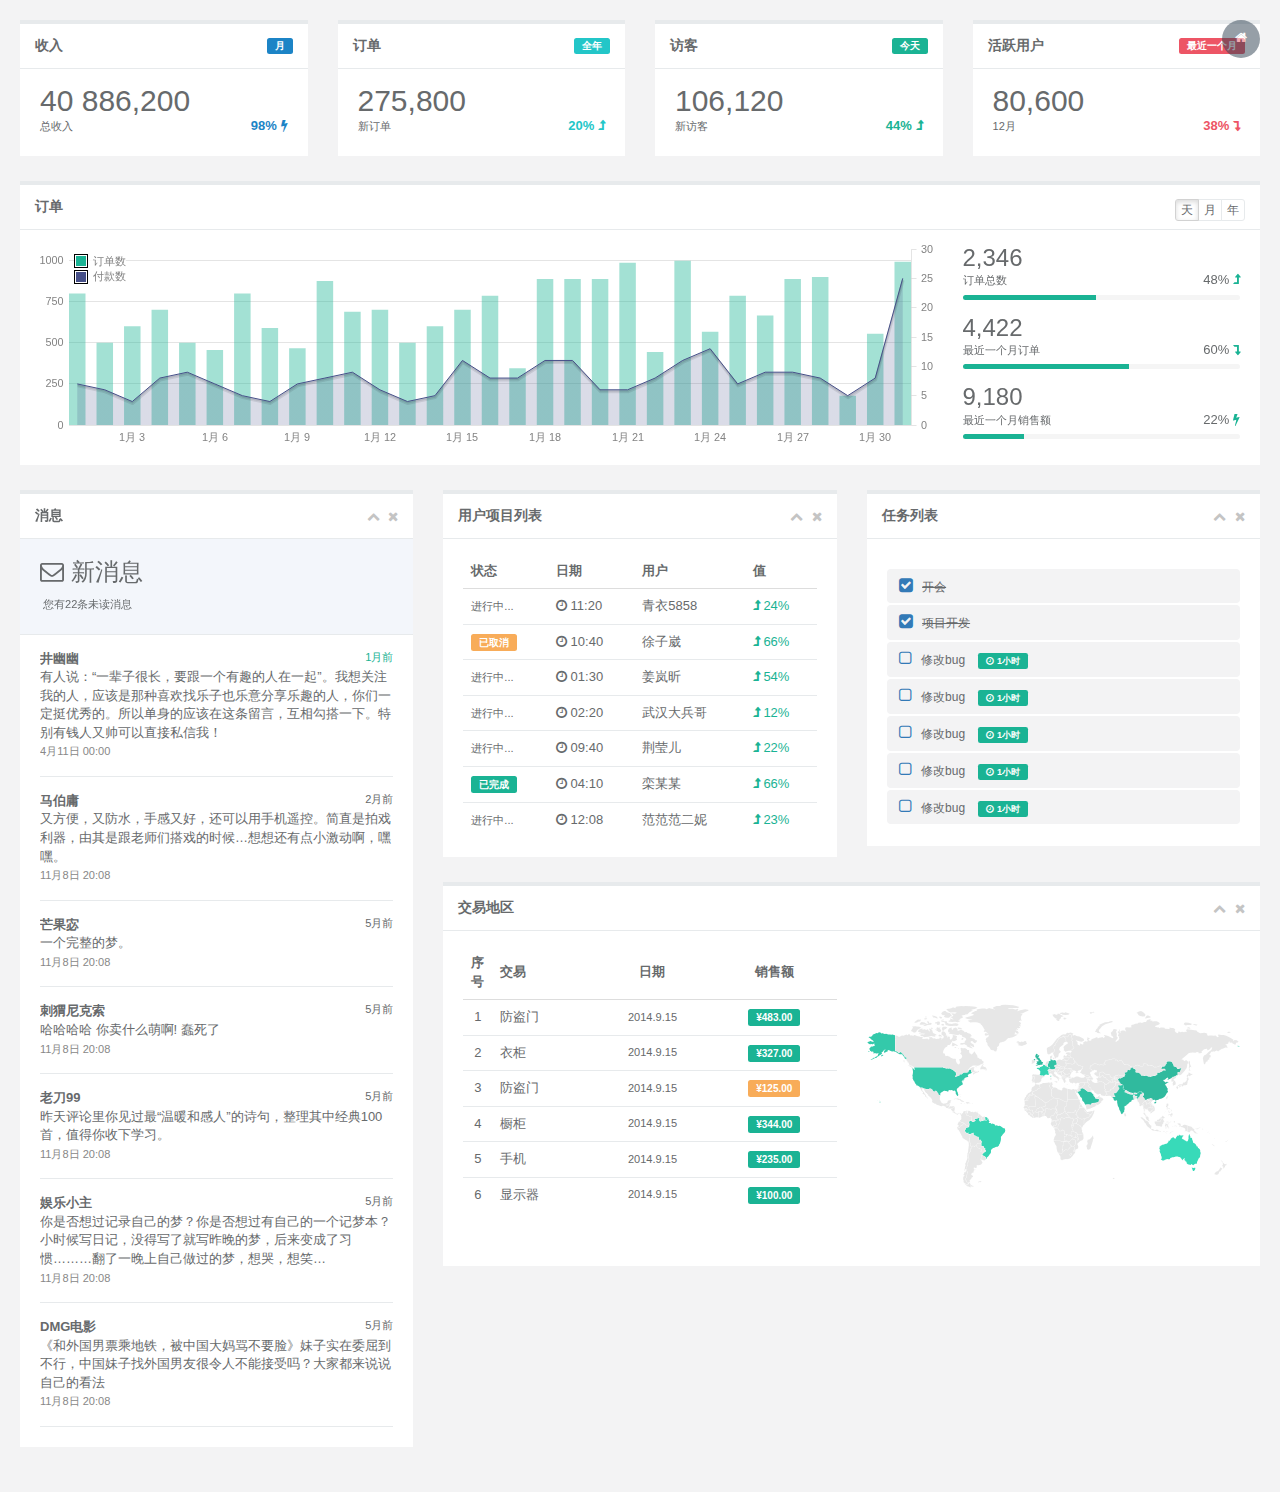
<file: src/main/resources/static/index_v3.html>
<!DOCTYPE html>
<html>

<head>

    <meta charset="utf-8">
    <meta name="viewport" content="width=device-width, initial-scale=1.0">
    

    <title>H+ 后台主题UI框架 - 首页示例二</title>
    <meta name="keywords" content="H+后台主题,后台bootstrap框架,会员中心主题,后台HTML,响应式后台">
    <meta name="description" content="H+是一个完全响应式，基于Bootstrap3最新版本开发的扁平化主题，她采用了主流的左右两栏式布局，使用了Html5+CSS3等现代技术">

    <link rel="shortcut icon" href="favicon.ico"> <link href="css/bootstrap.min.css?v=3.3.5" rel="stylesheet">
    <link href="css/font-awesome.min.css?v=4.4.0" rel="stylesheet">

    <!-- Morris -->
    <link href="css/plugins/morris/morris-0.4.3.min.css" rel="stylesheet">

    <!-- Gritter -->
    <link href="js/plugins/gritter/jquery.gritter.css" rel="stylesheet">

    <link href="css/animate.min.css" rel="stylesheet">
    <link href="css/style.min.css?v=4.0.0" rel="stylesheet"><base target="_blank">

</head>

<body class="gray-bg">
    <div class="wrapper wrapper-content">
        <div class="row">
            <div class="col-sm-3">
                <div class="ibox float-e-margins">
                    <div class="ibox-title">
                        <span class="label label-success pull-right">月</span>
                        <h5>收入</h5>
                    </div>
                    <div class="ibox-content">
                        <h1 class="no-margins">40 886,200</h1>
                        <div class="stat-percent font-bold text-success">98% <i class="fa fa-bolt"></i>
                        </div>
                        <small>总收入</small>
                    </div>
                </div>
            </div>
            <div class="col-sm-3">
                <div class="ibox float-e-margins">
                    <div class="ibox-title">
                        <span class="label label-info pull-right">全年</span>
                        <h5>订单</h5>
                    </div>
                    <div class="ibox-content">
                        <h1 class="no-margins">275,800</h1>
                        <div class="stat-percent font-bold text-info">20% <i class="fa fa-level-up"></i>
                        </div>
                        <small>新订单</small>
                    </div>
                </div>
            </div>
            <div class="col-sm-3">
                <div class="ibox float-e-margins">
                    <div class="ibox-title">
                        <span class="label label-primary pull-right">今天</span>
                        <h5>访客</h5>
                    </div>
                    <div class="ibox-content">
                        <h1 class="no-margins">106,120</h1>
                        <div class="stat-percent font-bold text-navy">44% <i class="fa fa-level-up"></i>
                        </div>
                        <small>新访客</small>
                    </div>
                </div>
            </div>
            <div class="col-sm-3">
                <div class="ibox float-e-margins">
                    <div class="ibox-title">
                        <span class="label label-danger pull-right">最近一个月</span>
                        <h5>活跃用户</h5>
                    </div>
                    <div class="ibox-content">
                        <h1 class="no-margins">80,600</h1>
                        <div class="stat-percent font-bold text-danger">38% <i class="fa fa-level-down"></i>
                        </div>
                        <small>12月</small>
                    </div>
                </div>
            </div>
        </div>
        <div class="row">
            <div class="col-sm-12">
                <div class="ibox float-e-margins">
                    <div class="ibox-title">
                        <h5>订单</h5>
                        <div class="pull-right">
                            <div class="btn-group">
                                <button type="button" class="btn btn-xs btn-white active">天</button>
                                <button type="button" class="btn btn-xs btn-white">月</button>
                                <button type="button" class="btn btn-xs btn-white">年</button>
                            </div>
                        </div>
                    </div>
                    <div class="ibox-content">
                        <div class="row">
                            <div class="col-sm-9">
                                <div class="flot-chart">
                                    <div class="flot-chart-content" id="flot-dashboard-chart"></div>
                                </div>
                            </div>
                            <div class="col-sm-3">
                                <ul class="stat-list">
                                    <li>
                                        <h2 class="no-margins">2,346</h2>
                                        <small>订单总数</small>
                                        <div class="stat-percent">48% <i class="fa fa-level-up text-navy"></i>
                                        </div>
                                        <div class="progress progress-mini">
                                            <div style="width: 48%;" class="progress-bar"></div>
                                        </div>
                                    </li>
                                    <li>
                                        <h2 class="no-margins ">4,422</h2>
                                        <small>最近一个月订单</small>
                                        <div class="stat-percent">60% <i class="fa fa-level-down text-navy"></i>
                                        </div>
                                        <div class="progress progress-mini">
                                            <div style="width: 60%;" class="progress-bar"></div>
                                        </div>
                                    </li>
                                    <li>
                                        <h2 class="no-margins ">9,180</h2>
                                        <small>最近一个月销售额</small>
                                        <div class="stat-percent">22% <i class="fa fa-bolt text-navy"></i>
                                        </div>
                                        <div class="progress progress-mini">
                                            <div style="width: 22%;" class="progress-bar"></div>
                                        </div>
                                    </li>
                            </div>
                        </div>
                    </div>

                </div>
            </div>
        </div>


        <div class="row">
            <div class="col-sm-4">
                <div class="ibox float-e-margins">
                    <div class="ibox-title">
                        <h5>消息</h5>
                        <div class="ibox-tools">
                            <a class="collapse-link">
                                <i class="fa fa-chevron-up"></i>
                            </a>
                            <a class="close-link">
                                <i class="fa fa-times"></i>
                            </a>
                        </div>
                    </div>
                    <div class="ibox-content ibox-heading">
                        <h3><i class="fa fa-envelope-o"></i> 新消息</h3>
                        <small><i class="fa fa-tim"></i> 您有22条未读消息</small>
                    </div>
                    <div class="ibox-content">
                        <div class="feed-activity-list">

                            <div class="feed-element">
                                <div>
                                    <small class="pull-right text-navy">1月前</small>
                                    <strong>井幽幽</strong>
                                    <div>有人说：“一辈子很长，要跟一个有趣的人在一起”。我想关注我的人，应该是那种喜欢找乐子也乐意分享乐趣的人，你们一定挺优秀的。所以单身的应该在这条留言，互相勾搭一下。特别有钱人又帅可以直接私信我！</div>
                                    <small class="text-muted">4月11日 00:00</small>
                                </div>
                            </div>

                            <div class="feed-element">
                                <div>
                                    <small class="pull-right">2月前</small>
                                    <strong>马伯庸 </strong>
                                    <div>又方便，又防水，手感又好，还可以用手机遥控。简直是拍戏利器，由其是跟老师们搭戏的时候…想想还有点小激动啊，嘿嘿。</div>
                                    <small class="text-muted">11月8日 20:08 </small>
                                </div>
                            </div>

                            <div class="feed-element">
                                <div>
                                    <small class="pull-right">5月前</small>
                                    <strong>芒果宓 </strong>
                                    <div>一个完整的梦。</div>
                                    <small class="text-muted">11月8日 20:08 </small>
                                </div>
                            </div>

                            <div class="feed-element">
                                <div>
                                    <small class="pull-right">5月前</small>
                                    <strong>刺猬尼克索</strong>
                                    <div>哈哈哈哈 你卖什么萌啊! 蠢死了</div>
                                    <small class="text-muted">11月8日 20:08 </small>
                                </div>
                            </div>


                            <div class="feed-element">
                                <div>
                                    <small class="pull-right">5月前</small>
                                    <strong>老刀99</strong>
                                    <div>昨天评论里你见过最“温暖和感人”的诗句，整理其中经典100首，值得你收下学习。</div>
                                    <small class="text-muted">11月8日 20:08 </small>
                                </div>
                            </div>
                            <div class="feed-element">
                                <div>
                                    <small class="pull-right">5月前</small>
                                    <strong>娱乐小主 </strong>
                                    <div>你是否想过记录自己的梦？你是否想过有自己的一个记梦本？小时候写日记，没得写了就写昨晚的梦，后来变成了习惯………翻了一晚上自己做过的梦，想哭，想笑…</div>
                                    <small class="text-muted">11月8日 20:08 </small>
                                </div>
                            </div>
                            <div class="feed-element">
                                <div>
                                    <small class="pull-right">5月前</small>
                                    <strong>DMG电影 </strong>
                                    <div>《和外国男票乘地铁，被中国大妈骂不要脸》妹子实在委屈到不行，中国妹子找外国男友很令人不能接受吗？大家都来说说自己的看法</div>
                                    <small class="text-muted">11月8日 20:08 </small>
                                </div>
                            </div>

                        </div>
                    </div>
                </div>
            </div>

            <div class="col-sm-8">

                <div class="row">
                    <div class="col-sm-6">
                        <div class="ibox float-e-margins">
                            <div class="ibox-title">
                                <h5>用户项目列表</h5>
                                <div class="ibox-tools">
                                    <a class="collapse-link">
                                        <i class="fa fa-chevron-up"></i>
                                    </a>
                                    <a class="close-link">
                                        <i class="fa fa-times"></i>
                                    </a>
                                </div>
                            </div>
                            <div class="ibox-content">
                                <table class="table table-hover no-margins">
                                    <thead>
                                        <tr>
                                            <th>状态</th>
                                            <th>日期</th>
                                            <th>用户</th>
                                            <th>值</th>
                                        </tr>
                                    </thead>
                                    <tbody>
                                        <tr>
                                            <td><small>进行中...</small>
                                            </td>
                                            <td><i class="fa fa-clock-o"></i> 11:20</td>
                                            <td>青衣5858</td>
                                            <td class="text-navy"> <i class="fa fa-level-up"></i> 24%</td>
                                        </tr>
                                        <tr>
                                            <td><span class="label label-warning">已取消</span>
                                            </td>
                                            <td><i class="fa fa-clock-o"></i> 10:40</td>
                                            <td>徐子崴</td>
                                            <td class="text-navy"> <i class="fa fa-level-up"></i> 66%</td>
                                        </tr>
                                        <tr>
                                            <td><small>进行中...</small>
                                            </td>
                                            <td><i class="fa fa-clock-o"></i> 01:30</td>
                                            <td>姜岚昕</td>
                                            <td class="text-navy"> <i class="fa fa-level-up"></i> 54%</td>
                                        </tr>
                                        <tr>
                                            <td><small>进行中...</small>
                                            </td>
                                            <td><i class="fa fa-clock-o"></i> 02:20</td>
                                            <td>武汉大兵哥</td>
                                            <td class="text-navy"> <i class="fa fa-level-up"></i> 12%</td>
                                        </tr>
                                        <tr>
                                            <td><small>进行中...</small>
                                            </td>
                                            <td><i class="fa fa-clock-o"></i> 09:40</td>
                                            <td>荆莹儿</td>
                                            <td class="text-navy"> <i class="fa fa-level-up"></i> 22%</td>
                                        </tr>
                                        <tr>
                                            <td><span class="label label-primary">已完成</span>
                                            </td>
                                            <td><i class="fa fa-clock-o"></i> 04:10</td>
                                            <td>栾某某</td>
                                            <td class="text-navy"> <i class="fa fa-level-up"></i> 66%</td>
                                        </tr>
                                        <tr>
                                            <td><small>进行中...</small>
                                            </td>
                                            <td><i class="fa fa-clock-o"></i> 12:08</td>
                                            <td>范范范二妮</td>
                                            <td class="text-navy"> <i class="fa fa-level-up"></i> 23%</td>
                                        </tr>
                                    </tbody>
                                </table>
                            </div>
                        </div>
                    </div>
                    <div class="col-sm-6">
                        <div class="ibox float-e-margins">
                            <div class="ibox-title">
                                <h5>任务列表</h5>
                                <div class="ibox-tools">
                                    <a class="collapse-link">
                                        <i class="fa fa-chevron-up"></i>
                                    </a>
                                    <a class="close-link">
                                        <i class="fa fa-times"></i>
                                    </a>
                                </div>
                            </div>
                            <div class="ibox-content">
                                <ul class="todo-list m-t small-list ui-sortable">
                                    <li>
                                        <a href="widgets.html#" class="check-link"><i class="fa fa-check-square"></i> </a>
                                        <span class="m-l-xs todo-completed">开会</span>

                                    </li>
                                    <li>
                                        <a href="widgets.html#" class="check-link"><i class="fa fa-check-square"></i> </a>
                                        <span class="m-l-xs  todo-completed">项目开发</span>

                                    </li>
                                    <li>
                                        <a href="widgets.html#" class="check-link"><i class="fa fa-square-o"></i> </a>
                                        <span class="m-l-xs">修改bug</span>
                                        <small class="label label-primary"><i class="fa fa-clock-o"></i> 1小时</small>
                                    </li>
                                    <li>
                                        <a href="widgets.html#" class="check-link"><i class="fa fa-square-o"></i> </a>
                                        <span class="m-l-xs">修改bug</span>
                                        <small class="label label-primary"><i class="fa fa-clock-o"></i> 1小时</small>
                                    </li>
                                    <li>
                                        <a href="widgets.html#" class="check-link"><i class="fa fa-square-o"></i> </a>
                                        <span class="m-l-xs">修改bug</span>
                                        <small class="label label-primary"><i class="fa fa-clock-o"></i> 1小时</small>
                                    </li>
                                    <li>
                                        <a href="widgets.html#" class="check-link"><i class="fa fa-square-o"></i> </a>
                                        <span class="m-l-xs">修改bug</span>
                                        <small class="label label-primary"><i class="fa fa-clock-o"></i> 1小时</small>
                                    </li>
                                    <li>
                                        <a href="widgets.html#" class="check-link"><i class="fa fa-square-o"></i> </a>
                                        <span class="m-l-xs">修改bug</span>
                                        <small class="label label-primary"><i class="fa fa-clock-o"></i> 1小时</small>
                                    </li>
                                </ul>
                            </div>
                        </div>
                    </div>
                </div>
                <div class="row">
                    <div class="col-sm-12">
                        <div class="ibox float-e-margins">
                            <div class="ibox-title">
                                <h5>交易地区</h5>
                                <div class="ibox-tools">
                                    <a class="collapse-link">
                                        <i class="fa fa-chevron-up"></i>
                                    </a>
                                    <a class="close-link">
                                        <i class="fa fa-times"></i>
                                    </a>
                                </div>
                            </div>
                            <div class="ibox-content">

                                <div class="row">
                                    <div class="col-sm-6">
                                        <table class="table table-hover margin bottom">
                                            <thead>
                                                <tr>
                                                    <th style="width: 1%" class="text-center">序号</th>
                                                    <th>交易</th>
                                                    <th class="text-center">日期</th>
                                                    <th class="text-center">销售额</th>
                                                </tr>
                                            </thead>
                                            <tbody>
                                                <tr>
                                                    <td class="text-center">1</td>
                                                    <td>防盗门
                                                        </small>
                                                    </td>
                                                    <td class="text-center small">2014.9.15</td>
                                                    <td class="text-center"><span class="label label-primary">&yen;483.00</span>
                                                    </td>

                                                </tr>
                                                <tr>
                                                    <td class="text-center">2</td>
                                                    <td>衣柜
                                                    </td>
                                                    <td class="text-center small">2014.9.15</td>
                                                    <td class="text-center"><span class="label label-primary">&yen;327.00</span>
                                                    </td>

                                                </tr>
                                                <tr>
                                                    <td class="text-center">3</td>
                                                    <td>防盗门
                                                    </td>
                                                    <td class="text-center small">2014.9.15</td>
                                                    <td class="text-center"><span class="label label-warning">&yen;125.00</span>
                                                    </td>

                                                </tr>
                                                <tr>
                                                    <td class="text-center">4</td>
                                                    <td>橱柜</td>
                                                    <td class="text-center small">2014.9.15</td>
                                                    <td class="text-center"><span class="label label-primary">&yen;344.00</span>
                                                    </td>
                                                </tr>
                                                <tr>
                                                    <td class="text-center">5</td>
                                                    <td>手机</td>
                                                    <td class="text-center small">2014.9.15</td>
                                                    <td class="text-center"><span class="label label-primary">&yen;235.00</span>
                                                    </td>
                                                </tr>
                                                <tr>
                                                    <td class="text-center">6</td>
                                                    <td>显示器</td>
                                                    <td class="text-center small">2014.9.15</td>
                                                    <td class="text-center"><span class="label label-primary">&yen;100.00</span>
                                                    </td>
                                                </tr>
                                            </tbody>
                                        </table>
                                    </div>
                                    <div class="col-sm-6">
                                        <div id="world-map" style="height: 300px;"></div>
                                    </div>
                                </div>
                            </div>
                        </div>
                    </div>
                </div>
            </div>
        </div>
    </div>

    <script src="js/jquery.min.js?v=2.1.4"></script>
    <script src="js/bootstrap.min.js?v=3.3.5"></script>
    <script src="js/plugins/flot/jquery.flot.js"></script>
    <script src="js/plugins/flot/jquery.flot.tooltip.min.js"></script>
    <script src="js/plugins/flot/jquery.flot.spline.js"></script>
    <script src="js/plugins/flot/jquery.flot.resize.js"></script>
    <script src="js/plugins/flot/jquery.flot.pie.js"></script>
    <script src="js/plugins/flot/jquery.flot.symbol.js"></script>
    <script src="js/plugins/peity/jquery.peity.min.js"></script>
    <script src="js/demo/peity-demo.min.js"></script>
    <script src="js/content.min.js?v=1.0.0"></script>
    <script src="js/plugins/jquery-ui/jquery-ui.min.js"></script>
    <script src="js/plugins/jvectormap/jquery-jvectormap-1.2.2.min.js"></script>
    <script src="js/plugins/jvectormap/jquery-jvectormap-world-mill-en.js"></script>
    <script src="js/plugins/easypiechart/jquery.easypiechart.js"></script>
    <script src="js/plugins/sparkline/jquery.sparkline.min.js"></script>
    <script src="js/demo/sparkline-demo.min.js"></script>
    <script>
        $(document).ready(function(){$(".chart").easyPieChart({barColor:"#f8ac59",scaleLength:5,lineWidth:4,size:80});$(".chart2").easyPieChart({barColor:"#1c84c6",scaleLength:5,lineWidth:4,size:80});var data2=[[gd(2012,1,1),7],[gd(2012,1,2),6],[gd(2012,1,3),4],[gd(2012,1,4),8],[gd(2012,1,5),9],[gd(2012,1,6),7],[gd(2012,1,7),5],[gd(2012,1,8),4],[gd(2012,1,9),7],[gd(2012,1,10),8],[gd(2012,1,11),9],[gd(2012,1,12),6],[gd(2012,1,13),4],[gd(2012,1,14),5],[gd(2012,1,15),11],[gd(2012,1,16),8],[gd(2012,1,17),8],[gd(2012,1,18),11],[gd(2012,1,19),11],[gd(2012,1,20),6],[gd(2012,1,21),6],[gd(2012,1,22),8],[gd(2012,1,23),11],[gd(2012,1,24),13],[gd(2012,1,25),7],[gd(2012,1,26),9],[gd(2012,1,27),9],[gd(2012,1,28),8],[gd(2012,1,29),5],[gd(2012,1,30),8],[gd(2012,1,31),25]];var data3=[[gd(2012,1,1),800],[gd(2012,1,2),500],[gd(2012,1,3),600],[gd(2012,1,4),700],[gd(2012,1,5),500],[gd(2012,1,6),456],[gd(2012,1,7),800],[gd(2012,1,8),589],[gd(2012,1,9),467],[gd(2012,1,10),876],[gd(2012,1,11),689],[gd(2012,1,12),700],[gd(2012,1,13),500],[gd(2012,1,14),600],[gd(2012,1,15),700],[gd(2012,1,16),786],[gd(2012,1,17),345],[gd(2012,1,18),888],[gd(2012,1,19),888],[gd(2012,1,20),888],[gd(2012,1,21),987],[gd(2012,1,22),444],[gd(2012,1,23),999],[gd(2012,1,24),567],[gd(2012,1,25),786],[gd(2012,1,26),666],[gd(2012,1,27),888],[gd(2012,1,28),900],[gd(2012,1,29),178],[gd(2012,1,30),555],[gd(2012,1,31),993]];var dataset=[{label:"订单数",data:data3,color:"#1ab394",bars:{show:true,align:"center",barWidth:24*60*60*600,lineWidth:0}},{label:"付款数",data:data2,yaxis:2,color:"#464f88",lines:{lineWidth:1,show:true,fill:true,fillColor:{colors:[{opacity:0.2},{opacity:0.2}]}},splines:{show:false,tension:0.6,lineWidth:1,fill:0.1},}];var options={xaxis:{mode:"time",tickSize:[3,"day"],tickLength:0,axisLabel:"Date",axisLabelUseCanvas:true,axisLabelFontSizePixels:12,axisLabelFontFamily:"Arial",axisLabelPadding:10,color:"#838383"},yaxes:[{position:"left",max:1070,color:"#838383",axisLabelUseCanvas:true,axisLabelFontSizePixels:12,axisLabelFontFamily:"Arial",axisLabelPadding:3},{position:"right",clolor:"#838383",axisLabelUseCanvas:true,axisLabelFontSizePixels:12,axisLabelFontFamily:" Arial",axisLabelPadding:67}],legend:{noColumns:1,labelBoxBorderColor:"#000000",position:"nw"},grid:{hoverable:false,borderWidth:0,color:"#838383"}};function gd(year,month,day){return new Date(year,month-1,day).getTime()}var previousPoint=null,previousLabel=null;$.plot($("#flot-dashboard-chart"),dataset,options);var mapData={"US":298,"SA":200,"DE":220,"FR":540,"CN":120,"AU":760,"BR":550,"IN":200,"GB":120,};$("#world-map").vectorMap({map:"world_mill_en",backgroundColor:"transparent",regionStyle:{initial:{fill:"#e4e4e4","fill-opacity":0.9,stroke:"none","stroke-width":0,"stroke-opacity":0}},series:{regions:[{values:mapData,scale:["#1ab394","#22d6b1"],normalizeFunction:"polynomial"}]},})});
    </script>
    <script type="text/javascript" src="http://tajs.qq.com/stats?sId=9051096" charset="UTF-8"></script>
</body>

</html>
</file>
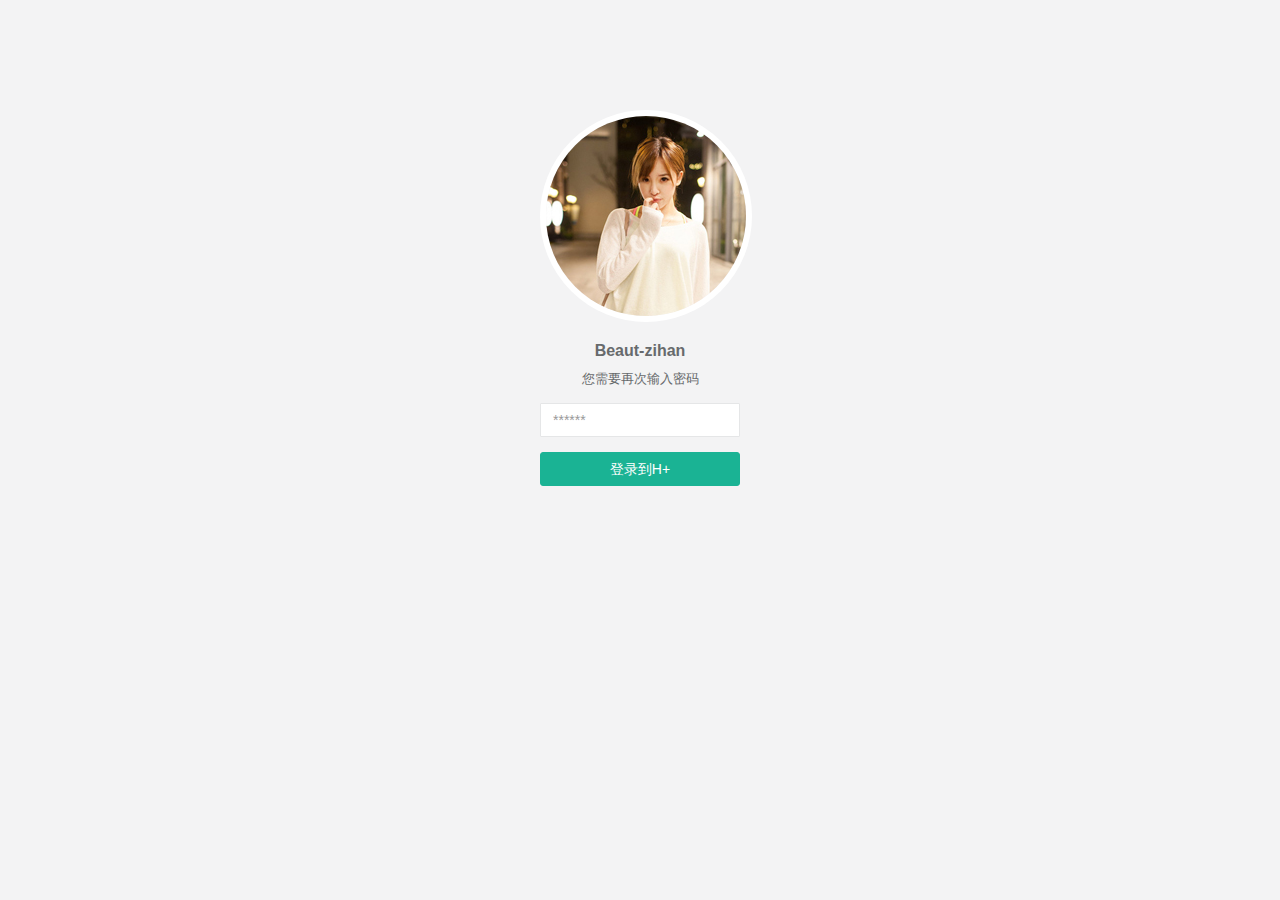
<file: src/main/resources/static/lockscreen.html>
<!DOCTYPE html>
<html>

<head>

    <meta charset="utf-8">
    <meta name="viewport" content="width=device-width, initial-scale=1.0">
    

    <title>H+ 后台主题UI框架 - 登录超时</title>
    <meta name="keywords" content="H+后台主题,后台bootstrap框架,会员中心主题,后台HTML,响应式后台">
    <meta name="description" content="H+是一个完全响应式，基于Bootstrap3最新版本开发的扁平化主题，她采用了主流的左右两栏式布局，使用了Html5+CSS3等现代技术">
    
    <!--[if lt IE 8]>
    <meta http-equiv="refresh" content="0;ie.html" />
    <![endif]-->
    
    <link rel="shortcut icon" href="favicon.ico"> <link href="css/bootstrap.min.css?v=3.3.5" rel="stylesheet">
    <link href="css/font-awesome.min.css?v=4.4.0" rel="stylesheet">

    <link href="css/animate.min.css" rel="stylesheet">
    <link href="css/style.min.css?v=4.0.0" rel="stylesheet"><base target="_blank">
    <script>if(window.top !== window.self){ window.top.location = window.location;}</script>

</head>

<body class="gray-bg">

    <div class="lock-word animated fadeInDown">
    </div>
    <div class="middle-box text-center lockscreen animated fadeInDown">
        <div>
            <div class="m-b-md">
                <img alt="image" class="img-circle circle-border" src="img/a1.jpg">
            </div>
            <h3>Beaut-zihan</h3>
            <p>您需要再次输入密码</p>
            <form class="m-t" role="form" action="index.html">
                <div class="form-group">
                    <input type="password" class="form-control" placeholder="******" required="">
                </div>
                <button type="submit" class="btn btn-primary block full-width">登录到H+</button>
            </form>
        </div>
    </div>
    <script src="js/jquery.min.js?v=2.1.4"></script>
    <script src="js/bootstrap.min.js?v=3.3.5"></script>
    <script type="text/javascript" src="http://tajs.qq.com/stats?sId=9051096" charset="UTF-8"></script>
</body>

</html>
</file>
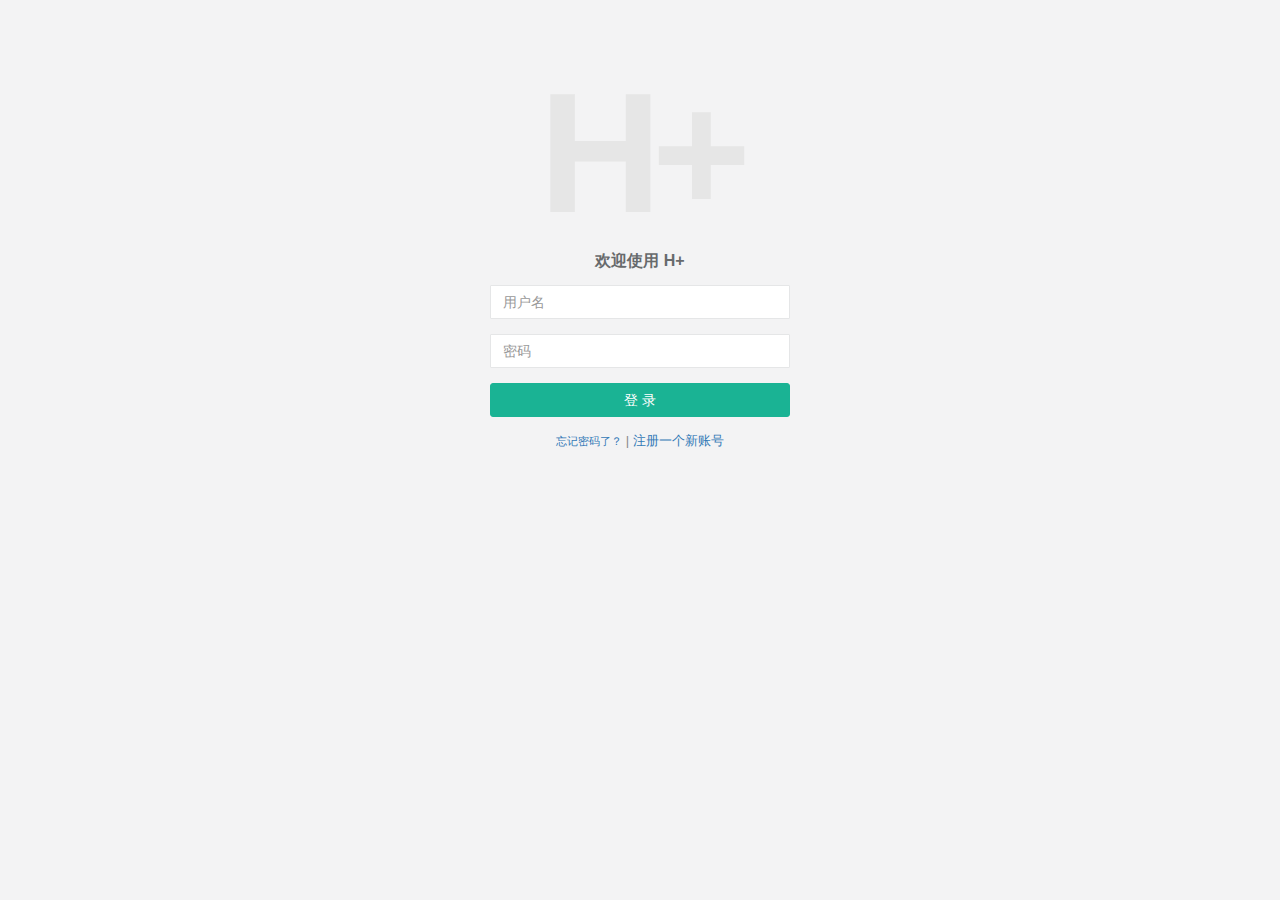
<file: src/main/resources/static/login.html>
<!DOCTYPE html>
<html>

<head>

    <meta charset="utf-8">
    <meta name="viewport" content="width=device-width, initial-scale=1.0">
    

    <title>H+ 后台主题UI框架 - 登录</title>
    <meta name="keywords" content="H+后台主题,后台bootstrap框架,会员中心主题,后台HTML,响应式后台">
    <meta name="description" content="H+是一个完全响应式，基于Bootstrap3最新版本开发的扁平化主题，她采用了主流的左右两栏式布局，使用了Html5+CSS3等现代技术">

    <link rel="shortcut icon" href="favicon.ico"> <link href="css/bootstrap.min.css?v=3.3.5" rel="stylesheet">
    <link href="css/font-awesome.min.css?v=4.4.0" rel="stylesheet">

    <link href="css/animate.min.css" rel="stylesheet">
    <link href="css/style.min.css?v=4.0.0" rel="stylesheet"><base target="_blank">
    <!--[if lt IE 8]>
    <meta http-equiv="refresh" content="0;ie.html" />
    <![endif]-->
    <script>if(window.top !== window.self){ window.top.location = window.location;}</script>
</head>

<body class="gray-bg">

    <div class="middle-box text-center loginscreen  animated fadeInDown">
        <div>
            <div>

                <h1 class="logo-name">H+</h1>

            </div>
            <h3>欢迎使用 H+</h3>

            <form class="m-t" role="form" action="index.html">
                <div class="form-group">
                    <input type="email" class="form-control" placeholder="用户名" required="">
                </div>
                <div class="form-group">
                    <input type="password" class="form-control" placeholder="密码" required="">
                </div>
                <button type="submit" class="btn btn-primary block full-width m-b">登 录</button>


                <p class="text-muted text-center"> <a href="login.html#"><small>忘记密码了？</small></a> | <a href="register.html">注册一个新账号</a>
                </p>

            </form>
        </div>
    </div>
    <script src="js/jquery.min.js?v=2.1.4"></script>
    <script src="js/bootstrap.min.js?v=3.3.5"></script>
    <script type="text/javascript" src="http://tajs.qq.com/stats?sId=9051096" charset="UTF-8"></script>
</body>

</html>
</file>
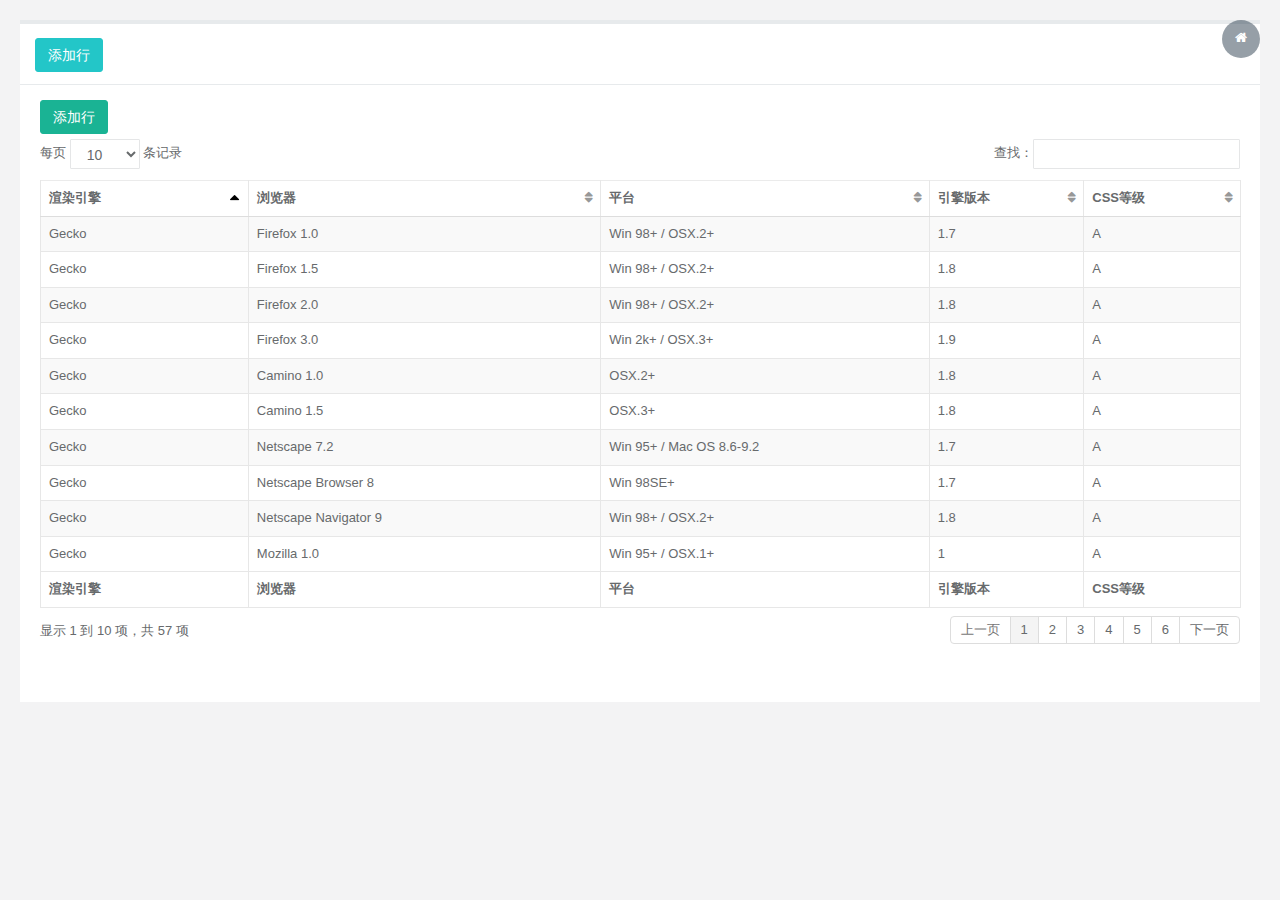
<file: src/main/resources/static/table_data_tables.html>
﻿<!DOCTYPE html>
<html>

<head>

    <meta charset="utf-8">
    <meta name="viewport" content="width=device-width, initial-scale=1.0">

    <link rel="shortcut icon" href="favicon.ico"> <link href="css/bootstrap.min.css" rel="stylesheet">
    <link href="css/font-awesome.min.css" rel="stylesheet">

    <!-- Data Tables -->
    <link href="css/plugins/dataTables/dataTables.bootstrap.css" rel="stylesheet">

    <link href="css/animate.min.css" rel="stylesheet">
    <link href="css/style.min.css" rel="stylesheet"><base target="_blank">

</head>

<body class="gray-bg">
    <div class="wrapper wrapper-content animated fadeInRight">
        <div class="row">
            <div class="col-sm-12">
                <div class="ibox float-e-margins">
                    <div class="ibox-title">
                        <a onclick="fnClickAddRow();" href="javascript:void(0);" class="btn btn-info ">添加行</a>
                    </div>
                    <div class="ibox-content">
                        <div class="">
                            <a onclick="fnClickAddRow();" href="javascript:void(0);" class="btn btn-primary ">添加行</a>
                        </div>
                        <table class="table table-striped table-bordered table-hover " id="editable">
                            <thead>
                                <tr>
                                    <th>渲染引擎</th>
                                    <th>浏览器</th>
                                    <th>平台</th>
                                    <th>引擎版本</th>
                                    <th>CSS等级</th>
                                </tr>
                            </thead>
                            <tbody>
                                <tr class="gradeX">
                                    <td>Trident</td>
                                    <td>Internet Explorer 4.0
                                    </td>
                                    <td>Win 95+</td>
                                    <td class="center">4</td>
                                    <td class="center">X</td>
                                </tr>
                                <tr class="gradeC">
                                    <td>Trident</td>
                                    <td>Internet Explorer 5.0
                                    </td>
                                    <td>Win 95+</td>
                                    <td class="center">5</td>
                                    <td class="center">C</td>
                                </tr>
                                <tr class="gradeA">
                                    <td>Trident</td>
                                    <td>Internet Explorer 5.5
                                    </td>
                                    <td>Win 95+</td>
                                    <td class="center">5.5</td>
                                    <td class="center">A</td>
                                </tr>
                                <tr class="gradeA">
                                    <td>Trident</td>
                                    <td>Internet Explorer 6
                                    </td>
                                    <td>Win 98+</td>
                                    <td class="center">6</td>
                                    <td class="center">A</td>
                                </tr>
                                <tr class="gradeA">
                                    <td>Trident</td>
                                    <td>Internet Explorer 7</td>
                                    <td>Win XP SP2+</td>
                                    <td class="center">7</td>
                                    <td class="center">A</td>
                                </tr>
                                <tr class="gradeA">
                                    <td>Trident</td>
                                    <td>AOL browser (AOL desktop)</td>
                                    <td>Win XP</td>
                                    <td class="center">6</td>
                                    <td class="center">A</td>
                                </tr>
                                <tr class="gradeA">
                                    <td>Gecko</td>
                                    <td>Firefox 1.0</td>
                                    <td>Win 98+ / OSX.2+</td>
                                    <td class="center">1.7</td>
                                    <td class="center">A</td>
                                </tr>
                                <tr class="gradeA">
                                    <td>Gecko</td>
                                    <td>Firefox 1.5</td>
                                    <td>Win 98+ / OSX.2+</td>
                                    <td class="center">1.8</td>
                                    <td class="center">A</td>
                                </tr>
                                <tr class="gradeA">
                                    <td>Gecko</td>
                                    <td>Firefox 2.0</td>
                                    <td>Win 98+ / OSX.2+</td>
                                    <td class="center">1.8</td>
                                    <td class="center">A</td>
                                </tr>
                                <tr class="gradeA">
                                    <td>Gecko</td>
                                    <td>Firefox 3.0</td>
                                    <td>Win 2k+ / OSX.3+</td>
                                    <td class="center">1.9</td>
                                    <td class="center">A</td>
                                </tr>
                                <tr class="gradeA">
                                    <td>Gecko</td>
                                    <td>Camino 1.0</td>
                                    <td>OSX.2+</td>
                                    <td class="center">1.8</td>
                                    <td class="center">A</td>
                                </tr>
                                <tr class="gradeA">
                                    <td>Gecko</td>
                                    <td>Camino 1.5</td>
                                    <td>OSX.3+</td>
                                    <td class="center">1.8</td>
                                    <td class="center">A</td>
                                </tr>
                                <tr class="gradeA">
                                    <td>Gecko</td>
                                    <td>Netscape 7.2</td>
                                    <td>Win 95+ / Mac OS 8.6-9.2</td>
                                    <td class="center">1.7</td>
                                    <td class="center">A</td>
                                </tr>
                                <tr class="gradeA">
                                    <td>Gecko</td>
                                    <td>Netscape Browser 8</td>
                                    <td>Win 98SE+</td>
                                    <td class="center">1.7</td>
                                    <td class="center">A</td>
                                </tr>
                                <tr class="gradeA">
                                    <td>Gecko</td>
                                    <td>Netscape Navigator 9</td>
                                    <td>Win 98+ / OSX.2+</td>
                                    <td class="center">1.8</td>
                                    <td class="center">A</td>
                                </tr>
                                <tr class="gradeA">
                                    <td>Gecko</td>
                                    <td>Mozilla 1.0</td>
                                    <td>Win 95+ / OSX.1+</td>
                                    <td class="center">1</td>
                                    <td class="center">A</td>
                                </tr>
                                <tr class="gradeA">
                                    <td>Gecko</td>
                                    <td>Mozilla 1.1</td>
                                    <td>Win 95+ / OSX.1+</td>
                                    <td class="center">1.1</td>
                                    <td class="center">A</td>
                                </tr>
                                <tr class="gradeA">
                                    <td>Gecko</td>
                                    <td>Mozilla 1.2</td>
                                    <td>Win 95+ / OSX.1+</td>
                                    <td class="center">1.2</td>
                                    <td class="center">A</td>
                                </tr>
                                <tr class="gradeA">
                                    <td>Gecko</td>
                                    <td>Mozilla 1.3</td>
                                    <td>Win 95+ / OSX.1+</td>
                                    <td class="center">1.3</td>
                                    <td class="center">A</td>
                                </tr>
                                <tr class="gradeA">
                                    <td>Gecko</td>
                                    <td>Mozilla 1.4</td>
                                    <td>Win 95+ / OSX.1+</td>
                                    <td class="center">1.4</td>
                                    <td class="center">A</td>
                                </tr>
                                <tr class="gradeA">
                                    <td>Gecko</td>
                                    <td>Mozilla 1.5</td>
                                    <td>Win 95+ / OSX.1+</td>
                                    <td class="center">1.5</td>
                                    <td class="center">A</td>
                                </tr>
                                <tr class="gradeA">
                                    <td>Gecko</td>
                                    <td>Mozilla 1.6</td>
                                    <td>Win 95+ / OSX.1+</td>
                                    <td class="center">1.6</td>
                                    <td class="center">A</td>
                                </tr>
                                <tr class="gradeA">
                                    <td>Gecko</td>
                                    <td>Mozilla 1.7</td>
                                    <td>Win 98+ / OSX.1+</td>
                                    <td class="center">1.7</td>
                                    <td class="center">A</td>
                                </tr>
                                <tr class="gradeA">
                                    <td>Gecko</td>
                                    <td>Mozilla 1.8</td>
                                    <td>Win 98+ / OSX.1+</td>
                                    <td class="center">1.8</td>
                                    <td class="center">A</td>
                                </tr>
                                <tr class="gradeA">
                                    <td>Gecko</td>
                                    <td>Seamonkey 1.1</td>
                                    <td>Win 98+ / OSX.2+</td>
                                    <td class="center">1.8</td>
                                    <td class="center">A</td>
                                </tr>
                                <tr class="gradeA">
                                    <td>Gecko</td>
                                    <td>Epiphany 2.20</td>
                                    <td>Gnome</td>
                                    <td class="center">1.8</td>
                                    <td class="center">A</td>
                                </tr>
                                <tr class="gradeA">
                                    <td>Webkit</td>
                                    <td>Safari 1.2</td>
                                    <td>OSX.3</td>
                                    <td class="center">125.5</td>
                                    <td class="center">A</td>
                                </tr>
                                <tr class="gradeA">
                                    <td>Webkit</td>
                                    <td>Safari 1.3</td>
                                    <td>OSX.3</td>
                                    <td class="center">312.8</td>
                                    <td class="center">A</td>
                                </tr>
                                <tr class="gradeA">
                                    <td>Webkit</td>
                                    <td>Safari 2.0</td>
                                    <td>OSX.4+</td>
                                    <td class="center">419.3</td>
                                    <td class="center">A</td>
                                </tr>
                                <tr class="gradeA">
                                    <td>Webkit</td>
                                    <td>Safari 3.0</td>
                                    <td>OSX.4+</td>
                                    <td class="center">522.1</td>
                                    <td class="center">A</td>
                                </tr>
                                <tr class="gradeA">
                                    <td>Webkit</td>
                                    <td>OmniWeb 5.5</td>
                                    <td>OSX.4+</td>
                                    <td class="center">420</td>
                                    <td class="center">A</td>
                                </tr>
                                <tr class="gradeA">
                                    <td>Webkit</td>
                                    <td>iPod Touch / iPhone</td>
                                    <td>iPod</td>
                                    <td class="center">420.1</td>
                                    <td class="center">A</td>
                                </tr>
                                <tr class="gradeA">
                                    <td>Webkit</td>
                                    <td>S60</td>
                                    <td>S60</td>
                                    <td class="center">413</td>
                                    <td class="center">A</td>
                                </tr>
                                <tr class="gradeA">
                                    <td>Presto</td>
                                    <td>Opera 7.0</td>
                                    <td>Win 95+ / OSX.1+</td>
                                    <td class="center">-</td>
                                    <td class="center">A</td>
                                </tr>
                                <tr class="gradeA">
                                    <td>Presto</td>
                                    <td>Opera 7.5</td>
                                    <td>Win 95+ / OSX.2+</td>
                                    <td class="center">-</td>
                                    <td class="center">A</td>
                                </tr>
                                <tr class="gradeA">
                                    <td>Presto</td>
                                    <td>Opera 8.0</td>
                                    <td>Win 95+ / OSX.2+</td>
                                    <td class="center">-</td>
                                    <td class="center">A</td>
                                </tr>
                                <tr class="gradeA">
                                    <td>Presto</td>
                                    <td>Opera 8.5</td>
                                    <td>Win 95+ / OSX.2+</td>
                                    <td class="center">-</td>
                                    <td class="center">A</td>
                                </tr>
                                <tr class="gradeA">
                                    <td>Presto</td>
                                    <td>Opera 9.0</td>
                                    <td>Win 95+ / OSX.3+</td>
                                    <td class="center">-</td>
                                    <td class="center">A</td>
                                </tr>
                                <tr class="gradeA">
                                    <td>Presto</td>
                                    <td>Opera 9.2</td>
                                    <td>Win 88+ / OSX.3+</td>
                                    <td class="center">-</td>
                                    <td class="center">A</td>
                                </tr>
                                <tr class="gradeA">
                                    <td>Presto</td>
                                    <td>Opera 9.5</td>
                                    <td>Win 88+ / OSX.3+</td>
                                    <td class="center">-</td>
                                    <td class="center">A</td>
                                </tr>
                                <tr class="gradeA">
                                    <td>Presto</td>
                                    <td>Opera for Wii</td>
                                    <td>Wii</td>
                                    <td class="center">-</td>
                                    <td class="center">A</td>
                                </tr>
                                <tr class="gradeA">
                                    <td>Presto</td>
                                    <td>Nokia N800</td>
                                    <td>N800</td>
                                    <td class="center">-</td>
                                    <td class="center">A</td>
                                </tr>
                                <tr class="gradeA">
                                    <td>Presto</td>
                                    <td>Nintendo DS browser</td>
                                    <td>Nintendo DS</td>
                                    <td class="center">8.5</td>
                                    <td class="center">C/A<sup>1</sup>
                                    </td>
                                </tr>
                                <tr class="gradeC">
                                    <td>KHTML</td>
                                    <td>Konqureror 3.1</td>
                                    <td>KDE 3.1</td>
                                    <td class="center">3.1</td>
                                    <td class="center">C</td>
                                </tr>
                                <tr class="gradeA">
                                    <td>KHTML</td>
                                    <td>Konqureror 3.3</td>
                                    <td>KDE 3.3</td>
                                    <td class="center">3.3</td>
                                    <td class="center">A</td>
                                </tr>
                                <tr class="gradeA">
                                    <td>KHTML</td>
                                    <td>Konqureror 3.5</td>
                                    <td>KDE 3.5</td>
                                    <td class="center">3.5</td>
                                    <td class="center">A</td>
                                </tr>
                                <tr class="gradeX">
                                    <td>Tasman</td>
                                    <td>Internet Explorer 4.5</td>
                                    <td>Mac OS 8-9</td>
                                    <td class="center">-</td>
                                    <td class="center">X</td>
                                </tr>
                                <tr class="gradeC">
                                    <td>Tasman</td>
                                    <td>Internet Explorer 5.1</td>
                                    <td>Mac OS 7.6-9</td>
                                    <td class="center">1</td>
                                    <td class="center">C</td>
                                </tr>
                                <tr class="gradeC">
                                    <td>Tasman</td>
                                    <td>Internet Explorer 5.2</td>
                                    <td>Mac OS 8-X</td>
                                    <td class="center">1</td>
                                    <td class="center">C</td>
                                </tr>
                                <tr class="gradeA">
                                    <td>Misc</td>
                                    <td>NetFront 3.1</td>
                                    <td>Embedded devices</td>
                                    <td class="center">-</td>
                                    <td class="center">C</td>
                                </tr>
                                <tr class="gradeA">
                                    <td>Misc</td>
                                    <td>NetFront 3.4</td>
                                    <td>Embedded devices</td>
                                    <td class="center">-</td>
                                    <td class="center">A</td>
                                </tr>
                                <tr class="gradeX">
                                    <td>Misc</td>
                                    <td>Dillo 0.8</td>
                                    <td>Embedded devices</td>
                                    <td class="center">-</td>
                                    <td class="center">X</td>
                                </tr>
                                <tr class="gradeX">
                                    <td>Misc</td>
                                    <td>Links</td>
                                    <td>Text only</td>
                                    <td class="center">-</td>
                                    <td class="center">X</td>
                                </tr>
                                <tr class="gradeX">
                                    <td>Misc</td>
                                    <td>Lynx</td>
                                    <td>Text only</td>
                                    <td class="center">-</td>
                                    <td class="center">X</td>
                                </tr>
                                <tr class="gradeC">
                                    <td>Misc</td>
                                    <td>IE Mobile</td>
                                    <td>Windows Mobile 6</td>
                                    <td class="center">-</td>
                                    <td class="center">C</td>
                                </tr>
                                <tr class="gradeC">
                                    <td>Misc</td>
                                    <td>PSP browser</td>
                                    <td>PSP</td>
                                    <td class="center">-</td>
                                    <td class="center">C</td>
                                </tr>
                                <tr class="gradeU">
                                    <td>Other browsers</td>
                                    <td>All others</td>
                                    <td>-</td>
                                    <td class="center">-</td>
                                    <td class="center">U</td>
                                </tr>
                            </tbody>
                            <tfoot>
                                <tr>
                                    <th>渲染引擎</th>
                                    <th>浏览器</th>
                                    <th>平台</th>
                                    <th>引擎版本</th>
                                    <th>CSS等级</th>
                                </tr>
                            </tfoot>
                        </table>

                    </div>
                </div>
            </div>
        </div>
    </div>
    <script src="js/jquery.min.js"></script>
    <script src="js/bootstrap.min.js"></script>
    <script src="js/plugins/jeditable/jquery.jeditable.js"></script>
    <script src="js/plugins/dataTables/jquery.dataTables.js"></script>
    <script src="js/plugins/dataTables/dataTables.bootstrap.js"></script>
    <script src="js/content.min.js"></script>
    <script>
        $(document).ready(function(){$(".dataTables-example").dataTable();var oTable=$("#editable").dataTable();oTable.$("td").editable("../example_ajax.php",{"callback":function(sValue,y){var aPos=oTable.fnGetPosition(this);oTable.fnUpdate(sValue,aPos[0],aPos[1])},"submitdata":function(value,settings){return{"row_id":this.parentNode.getAttribute("id"),"column":oTable.fnGetPosition(this)[2]}},"width":"90%","height":"100%"})});function fnClickAddRow(){$("#editable").dataTable().fnAddData(["Custom row","New row","New row","New row","New row"])};
    </script>

</body>

</html>
</file>
<file: src/main/resources/static/css/plugins/morris/morris-0.4.3.min.css>
.morris-hover{position:absolute;z-index:1000;}.morris-hover.morris-default-style{border-radius:10px;padding:6px;color:#666;background:rgba(255, 255, 255, 0.8);border:solid 2px rgba(230, 230, 230, 0.8);font-family:sans-serif;font-size:12px;text-align:center;}.morris-hover.morris-default-style .morris-hover-row-label{font-weight:bold;margin:0.25em 0;}
.morris-hover.morris-default-style .morris-hover-point{white-space:nowrap;margin:0.1em 0;}
</file>
<file: src/main/resources/static/css/style.min.css>
h1,h2,h3,h4,h5,h6{font-weight:100}h1{font-size:30px}h2{font-size:24px}h3{font-size:16px}h4{font-size:14px}h5{font-size:12px}h6{font-size:10px}h3,h4,h5{margin-top:5px;font-weight:600}a:focus{outline:0}.nav>li>a{color:#a7b1c2;font-weight:600;padding:14px 20px 14px 25px}.nav li>a{display:block}.nav.navbar-right>li>a{color:#999c9e}.nav>li.active>a{color:#fff}.navbar-default .nav>li>a:focus,.navbar-default .nav>li>a:hover{background-color:#293846;color:#fff}.nav .open>a,.nav .open>a:focus,.nav .open>a:hover{background:#fff}.nav>li>a i{margin-right:6px}.navbar{border:0}.navbar-default{background-color:transparent;border-color:#2f4050;position:relative}.navbar-top-links li{display:inline-block}.navbar-top-links li:last-child{margin-right:30px}body.body-small .navbar-top-links li:last-child{margin-right:10px}.navbar-top-links li a{padding:20px 10px;min-height:50px}.dropdown-menu{border:medium none;display:none;float:left;font-size:12px;left:0;list-style:none outside none;padding:0;position:absolute;text-shadow:none;top:100%;z-index:1000;border-radius:0;box-shadow:0 0 3px rgba(86,96,117,.3)}.dropdown-menu>li>a{border-radius:3px;color:inherit;line-height:25px;margin:4px;text-align:left;font-weight:400}.dropdown-menu>li>a.font-bold{font-weight:600}.navbar-top-links .dropdown-menu li{display:block}.navbar-top-links .dropdown-menu li:last-child{margin-right:0}.navbar-top-links .dropdown-menu li a{padding:3px 20px;min-height:0}.navbar-top-links .dropdown-menu li a div{white-space:normal}.navbar-top-links .dropdown-alerts,.navbar-top-links .dropdown-messages,.navbar-top-links .dropdown-tasks{width:310px;min-width:0}.navbar-top-links .dropdown-messages{margin-left:5px}.navbar-top-links .dropdown-tasks{margin-left:-59px}.navbar-top-links .dropdown-alerts{margin-left:-123px}.navbar-top-links .dropdown-user{right:0;left:auto}.dropdown-alerts,.dropdown-messages{padding:10px}.dropdown-alerts li a,.dropdown-messages li a{font-size:12px}.dropdown-alerts li em,.dropdown-messages li em{font-size:10px}.nav.navbar-top-links .dropdown-alerts a{font-size:12px}.nav-header{padding:33px 25px;background:url(patterns/header-profile.png) no-repeat}.nav>li.active{border-left:4px solid #19aa8d;background:#293846}.nav.nav-second-level>li.active{border:none}.nav.nav-second-level.collapse[style]{height:auto!important}.nav-header a{color:#DFE4ED}.nav-header .text-muted{color:#8095a8}.minimalize-styl-2{padding:4px 12px;margin:14px 5px 5px 20px;font-size:14px;float:left}.navbar-form-custom{float:left;height:50px;padding:0;width:200px;display:inline-table}.navbar-form-custom .form-group{margin-bottom:0}.nav.navbar-top-links a{font-size:14px}.navbar-form-custom .form-control{background:none repeat scroll 0 0 rgba(0,0,0,0);border:medium none;font-size:14px;height:60px;margin:0;z-index:2000}.count-info .label{line-height:12px;padding:1px 5px;position:absolute;right:6px;top:12px}.arrow{float:right;margin-top:2px}.fa.arrow:before{content:"\f104"}.active>a>.fa.arrow:before{content:"\f107"}.nav-second-level li,.nav-third-level li{border-bottom:none!important}.nav-second-level li a{padding:7px 15px 7px 10px;padding-left:52px}.nav-third-level li a{padding-left:62px}.nav-second-level li:last-child{margin-bottom:10px}.mini-navbar .nav li:focus>.nav-second-level,body:not(.fixed-sidebar):not(.canvas-menu).mini-navbar .nav li:hover>.nav-second-level{display:block;border-radius:0 2px 2px 0;min-width:140px;height:auto}body.mini-navbar .navbar-default .nav>li>.nav-second-level li a{font-size:12px;border-radius:0 2px 2px 0}.fixed-nav .slimScrollDiv #side-menu{padding-bottom:60px;position:relative}.slimScrollDiv >*{overflow:hidden}.mini-navbar .nav-second-level li a{padding:10px 10px 10px 15px}.canvas-menu.mini-navbar .nav-second-level{background:#293846}.mini-navbar li.active .nav-second-level{left:65px}.navbar-default .special_link a{background:#1ab394;color:#fff}.navbar-default .special_link a:hover{background:#17987e!important;color:#fff}.navbar-default .special_link a span.label{background:#fff;color:#1ab394}.navbar-default .landing_link a{background:#1cc09f;color:#fff}.navbar-default .landing_link a:hover{background:#1ab394!important;color:#fff}.navbar-default .landing_link a span.label{background:#fff;color:#1cc09f}.logo-element{text-align:center;font-size:18px;font-weight:600;color:#fff;display:none;padding:18px 0}.pace-done #page-wrapper,.pace-done .footer,.pace-done .nav-header,.pace-done .navbar-static-side,.pace-done li.active{-webkit-transition:all .5s;transition:all .5s}.navbar-fixed-top{-webkit-transition-duration:.5s;transition-duration:.5s;z-index:2030}.navbar-fixed-top,.navbar-static-top{background:#f3f3f4}.fixed-nav #wrapper{padding-top:60px;box-sizing:border-box}.fixed-nav .minimalize-styl-2{margin:14px 5px 5px 15px}.body-small .navbar-fixed-top{margin-left:0}body.mini-navbar .navbar-static-side{width:70px}body.mini-navbar .nav-label,body.mini-navbar .navbar-default .nav li a span,body.mini-navbar .profile-element{display:none}body.canvas-menu .profile-element{display:block}body:not(.fixed-sidebar):not(.canvas-menu).mini-navbar .nav-second-level{display:none}body.mini-navbar .navbar-default .nav>li>a{font-size:16px}body.mini-navbar .logo-element{display:block}body.canvas-menu .logo-element{display:none}body.mini-navbar .nav-header{padding:0;background-color:#1ab394}body.canvas-menu .nav-header{padding:33px 25px}body.mini-navbar #page-wrapper{margin:0 0 0 70px}body.canvas-menu.mini-navbar #page-wrapper,body.canvas-menu.mini-navbar .footer{margin:0}body.canvas-menu .navbar-static-side,body.fixed-sidebar .navbar-static-side{position:fixed;width:220px;z-index:2001;height:100%}body.fixed-sidebar.mini-navbar .navbar-static-side{width:70px}body.body-small.fixed-sidebar.mini-navbar #page-wrapper,body.fixed-sidebar.mini-navbar #page-wrapper{margin:0 0 0 70px}body.body-small.fixed-sidebar.mini-navbar .navbar-static-side{width:70px}.fixed-sidebar.mini-navbar .nav li> .nav-second-level{display:none}.fixed-sidebar.mini-navbar .nav li.active{border-left-width:0}.canvas-menu.mini-navbar .nav li:hover>.nav-second-level,.fixed-sidebar.mini-navbar .nav li:hover>.nav-second-level{position:absolute;left:70px;top:0;background-color:#2f4050;padding:10px 10px 0;font-size:12px;display:block;min-width:140px;border-radius:2px}body.fixed-sidebar.mini-navbar .navbar-default .nav>li>.nav-second-level li a{font-size:12px;border-radius:3px}body.canvas-menu.mini-navbar .navbar-default .nav>li>.nav-second-level li a{font-size:13px;border-radius:3px}.canvas-menu.mini-navbar .nav-second-level li a,.fixed-sidebar.mini-navbar .nav-second-level li a{padding:10px 10px 10px 15px}.canvas-menu.mini-navbar .nav-second-level,.fixed-sidebar.mini-navbar .nav-second-level{position:relative;padding:0;font-size:13px}.canvas-menu.mini-navbar li.active .nav-second-level,.fixed-sidebar.mini-navbar li.active .nav-second-level{left:0}body.canvas-menu nav.navbar-static-side{z-index:2001;background:#2f4050;height:100%;position:fixed;display:none}body.canvas-menu.mini-navbar nav.navbar-static-side{display:block;width:70px}.top-navigation #page-wrapper{margin-left:0}.top-navigation .navbar-nav .dropdown-menu>.active>a{background:#fff;color:#1ab394;font-weight:700}.white-bg .navbar-fixed-top,.white-bg .navbar-static-top{background:#fff}.top-navigation .navbar{margin-bottom:0}.top-navigation .nav>li>a{padding:15px 20px;color:#676a6c}.top-navigation .nav>li a:focus,.top-navigation .nav>li a:hover{background:#fff;color:#1ab394}.top-navigation .nav>li.active{background:#fff;border:none}.top-navigation .nav>li.active>a{color:#1ab394}.top-navigation .navbar-right{padding-right:10px}.top-navigation .navbar-nav .dropdown-menu{box-shadow:none;border:1px solid #e7eaec}.top-navigation .dropdown-menu>li>a{margin:0;padding:7px 20px}.navbar .dropdown-menu{margin-top:0}.top-navigation .navbar-brand{background:#1ab394;color:#fff;padding:15px 25px}.top-navigation .navbar-top-links li:last-child{margin-right:0}.body-small.fixed-sidebar.mini-navbar .top-navigation #page-wrapper,.canvas-menu #page-wrapper,.mini-navbar .top-navigation #page-wrapper,.top-navigation.body-small.fixed-sidebar.mini-navbar #page-wrapper,.top-navigation.mini-navbar #page-wrapper{margin:0}.fixed-nav #wrapper.top-navigation,.top-navigation.fixed-nav #wrapper{margin-top:50px}.top-navigation .footer.fixed{margin-left:0!important}.top-navigation .wrapper.wrapper-content{padding:40px}.body-small .top-navigation .wrapper.wrapper-content,.top-navigation.body-small .wrapper.wrapper-content{padding:40px 0}.navbar-toggle{color:#fff;padding:6px 12px;font-size:14px}.top-navigation .navbar-nav .open .dropdown-menu .dropdown-header,.top-navigation .navbar-nav .open .dropdown-menu>li>a{padding:10px 15px 10px 20px}@media (max-width:768px){.top-navigation .navbar-header{display:block;float:none}}.menu-visible-lg,.menu-visible-md{display:none!important}@media (min-width:1200px){.menu-visible-lg{display:block!important}}@media (min-width:992px){.menu-visible-md{display:block!important}}@media (max-width:767px){.menu-visible-lg,.menu-visible-md{display:block!important}}.btn{border-radius:3px}.float-e-margins .btn{margin-bottom:5px}.btn-w-m{min-width:120px}.btn-primary.btn-outline{color:#1ab394}.btn-success.btn-outline{color:#1c84c6}.btn-info.btn-outline{color:#23c6c8}.btn-warning.btn-outline{color:#f8ac59}.btn-danger.btn-outline{color:#ed5565}.btn-danger.btn-outline:hover,.btn-info.btn-outline:hover,.btn-primary.btn-outline:hover,.btn-success.btn-outline:hover,.btn-warning.btn-outline:hover{color:#fff}.btn-primary{background-color:#1ab394;border-color:#1ab394;color:#FFF}.btn-primary.active,.btn-primary:active,.btn-primary:focus,.btn-primary:hover,.open .dropdown-toggle.btn-primary{background-color:#18a689;border-color:#18a689;color:#FFF}.btn-primary.active,.btn-primary:active,.open .dropdown-toggle.btn-primary{background-image:none}.btn-primary.active[disabled],.btn-primary.disabled,.btn-primary.disabled.active,.btn-primary.disabled:active,.btn-primary.disabled:focus,.btn-primary.disabled:hover,.btn-primary[disabled],.btn-primary[disabled]:active,.btn-primary[disabled]:focus,.btn-primary[disabled]:hover,fieldset[disabled] .btn-primary,fieldset[disabled] .btn-primary.active,fieldset[disabled] .btn-primary:active,fieldset[disabled] .btn-primary:focus,fieldset[disabled] .btn-primary:hover{background-color:#1dc5a3;border-color:#1dc5a3}.btn-success{background-color:#1c84c6;border-color:#1c84c6;color:#FFF}.btn-success.active,.btn-success:active,.btn-success:focus,.btn-success:hover,.open .dropdown-toggle.btn-success{background-color:#1a7bb9;border-color:#1a7bb9;color:#FFF}.btn-success.active,.btn-success:active,.open .dropdown-toggle.btn-success{background-image:none}.btn-success.active[disabled],.btn-success.disabled,.btn-success.disabled.active,.btn-success.disabled:active,.btn-success.disabled:focus,.btn-success.disabled:hover,.btn-success[disabled],.btn-success[disabled]:active,.btn-success[disabled]:focus,.btn-success[disabled]:hover,fieldset[disabled] .btn-success,fieldset[disabled] .btn-success.active,fieldset[disabled] .btn-success:active,fieldset[disabled] .btn-success:focus,fieldset[disabled] .btn-success:hover{background-color:#1f90d8;border-color:#1f90d8}.btn-info{background-color:#23c6c8;border-color:#23c6c8;color:#FFF}.btn-info.active,.btn-info:active,.btn-info:focus,.btn-info:hover,.open .dropdown-toggle.btn-info{background-color:#21b9bb;border-color:#21b9bb;color:#FFF}.btn-info.active,.btn-info:active,.open .dropdown-toggle.btn-info{background-image:none}.btn-info.active[disabled],.btn-info.disabled,.btn-info.disabled.active,.btn-info.disabled:active,.btn-info.disabled:focus,.btn-info.disabled:hover,.btn-info[disabled],.btn-info[disabled]:active,.btn-info[disabled]:focus,.btn-info[disabled]:hover,fieldset[disabled] .btn-info,fieldset[disabled] .btn-info.active,fieldset[disabled] .btn-info:active,fieldset[disabled] .btn-info:focus,fieldset[disabled] .btn-info:hover{background-color:#26d7d9;border-color:#26d7d9}.btn-default{background-color:#c2c2c2;border-color:#c2c2c2;color:#FFF}.btn-default.active,.btn-default:active,.btn-default:focus,.btn-default:hover,.open .dropdown-toggle.btn-default{background-color:#bababa;border-color:#bababa;color:#FFF}.btn-default.active,.btn-default:active,.open .dropdown-toggle.btn-default{background-image:none}.btn-default.active[disabled],.btn-default.disabled,.btn-default.disabled.active,.btn-default.disabled:active,.btn-default.disabled:focus,.btn-default.disabled:hover,.btn-default[disabled],.btn-default[disabled]:active,.btn-default[disabled]:focus,.btn-default[disabled]:hover,fieldset[disabled] .btn-default,fieldset[disabled] .btn-default.active,fieldset[disabled] .btn-default:active,fieldset[disabled] .btn-default:focus,fieldset[disabled] .btn-default:hover{background-color:#ccc;border-color:#ccc}.btn-warning{background-color:#f8ac59;border-color:#f8ac59;color:#FFF}.btn-warning.active,.btn-warning:active,.btn-warning:focus,.btn-warning:hover,.open .dropdown-toggle.btn-warning{background-color:#f7a54a;border-color:#f7a54a;color:#FFF}.btn-warning.active,.btn-warning:active,.open .dropdown-toggle.btn-warning{background-image:none}.btn-warning.active[disabled],.btn-warning.disabled,.btn-warning.disabled.active,.btn-warning.disabled:active,.btn-warning.disabled:focus,.btn-warning.disabled:hover,.btn-warning[disabled],.btn-warning[disabled]:active,.btn-warning[disabled]:focus,.btn-warning[disabled]:hover,fieldset[disabled] .btn-warning,fieldset[disabled] .btn-warning.active,fieldset[disabled] .btn-warning:active,fieldset[disabled] .btn-warning:focus,fieldset[disabled] .btn-warning:hover{background-color:#f9b66d;border-color:#f9b66d}.btn-danger{background-color:#ed5565;border-color:#ed5565;color:#FFF}.btn-danger.active,.btn-danger:active,.btn-danger:focus,.btn-danger:hover,.open .dropdown-toggle.btn-danger{background-color:#ec4758;border-color:#ec4758;color:#FFF}.btn-danger.active,.btn-danger:active,.open .dropdown-toggle.btn-danger{background-image:none}.btn-danger.active[disabled],.btn-danger.disabled,.btn-danger.disabled.active,.btn-danger.disabled:active,.btn-danger.disabled:focus,.btn-danger.disabled:hover,.btn-danger[disabled],.btn-danger[disabled]:active,.btn-danger[disabled]:focus,.btn-danger[disabled]:hover,fieldset[disabled] .btn-danger,fieldset[disabled] .btn-danger.active,fieldset[disabled] .btn-danger:active,fieldset[disabled] .btn-danger:focus,fieldset[disabled] .btn-danger:hover{background-color:#ef6776;border-color:#ef6776}.btn-link{color:inherit}.btn-link.active,.btn-link:active,.btn-link:focus,.btn-link:hover,.open .dropdown-toggle.btn-link{color:#1ab394;text-decoration:none}.btn-link.active,.btn-link:active,.open .dropdown-toggle.btn-link{background-image:none}.btn-link.active[disabled],.btn-link.disabled,.btn-link.disabled.active,.btn-link.disabled:active,.btn-link.disabled:focus,.btn-link.disabled:hover,.btn-link[disabled],.btn-link[disabled]:active,.btn-link[disabled]:focus,.btn-link[disabled]:hover,fieldset[disabled] .btn-link,fieldset[disabled] .btn-link.active,fieldset[disabled] .btn-link:active,fieldset[disabled] .btn-link:focus,fieldset[disabled] .btn-link:hover{color:#cacaca}.btn-white{color:inherit;background:#fff;border:1px solid #e7eaec}.btn-white.active,.btn-white:active,.btn-white:focus,.btn-white:hover,.open .dropdown-toggle.btn-white{color:inherit;border:1px solid #d2d2d2}.btn-white.active,.btn-white:active{box-shadow:0 2px 5px rgba(0,0,0,.15)inset}.btn-white.active,.btn-white:active,.open .dropdown-toggle.btn-white{background-image:none}.btn-white.active[disabled],.btn-white.disabled,.btn-white.disabled.active,.btn-white.disabled:active,.btn-white.disabled:focus,.btn-white.disabled:hover,.btn-white[disabled],.btn-white[disabled]:active,.btn-white[disabled]:focus,.btn-white[disabled]:hover,fieldset[disabled] .btn-white,fieldset[disabled] .btn-white.active,fieldset[disabled] .btn-white:active,fieldset[disabled] .btn-white:focus,fieldset[disabled] .btn-white:hover{color:#cacaca}.form-control,.form-control:focus,.has-error .form-control:focus,.has-success .form-control:focus,.has-warning .form-control:focus,.navbar-collapse,.navbar-form,.navbar-form-custom .form-control:focus,.navbar-form-custom .form-control:hover,.open .btn.dropdown-toggle,.panel,.popover,.progress,.progress-bar{box-shadow:none}.btn-outline{color:inherit;background-color:transparent;-webkit-transition:all .5s;transition:all .5s}.btn-rounded{border-radius:50px}.btn-large-dim{width:90px;height:90px;font-size:42px}button.dim{display:inline-block;color:#fff;text-decoration:none;text-transform:uppercase;text-align:center;padding-top:6px;margin-right:10px;position:relative;cursor:pointer;border-radius:5px;font-weight:600;margin-bottom:20px!important}button.dim:active{top:3px}button.btn-primary.dim{box-shadow:inset 0 0 0 #16987e,0 5px 0 0 #16987e,0 10px 5px #999}button.btn-primary.dim:active{box-shadow:inset 0 0 0 #16987e,0 2px 0 0 #16987e,0 5px 3px #999}button.btn-default.dim{box-shadow:inset 0 0 0 #b3b3b3,0 5px 0 0 #b3b3b3,0 10px 5px #999}button.btn-default.dim:active{box-shadow:inset 0 0 0 #b3b3b3,0 2px 0 0 #b3b3b3,0 5px 3px #999}button.btn-warning.dim{box-shadow:inset 0 0 0 #f79d3c,0 5px 0 0 #f79d3c,0 10px 5px #999}button.btn-warning.dim:active{box-shadow:inset 0 0 0 #f79d3c,0 2px 0 0 #f79d3c,0 5px 3px #999}button.btn-info.dim{box-shadow:inset 0 0 0 #1eacae,0 5px 0 0 #1eacae,0 10px 5px #999}button.btn-info.dim:active{box-shadow:inset 0 0 0 #1eacae,0 2px 0 0 #1eacae,0 5px 3px #999}button.btn-success.dim{box-shadow:inset 0 0 0 #1872ab,0 5px 0 0 #1872ab,0 10px 5px #999}button.btn-success.dim:active{box-shadow:inset 0 0 0 #1872ab,0 2px 0 0 #1872ab,0 5px 3px #999}button.btn-danger.dim{box-shadow:inset 0 0 0 #ea394c,0 5px 0 0 #ea394c,0 10px 5px #999}button.btn-danger.dim:active{box-shadow:inset 0 0 0 #ea394c,0 2px 0 0 #ea394c,0 5px 3px #999}button.dim:before{font-size:50px;line-height:1em;font-weight:400;color:#fff;display:block;padding-top:10px}button.dim:active:before{top:7px;font-size:50px}.label{background-color:#d1dade;color:#5e5e5e;font-size:10px;font-weight:600;padding:3px 8px;text-shadow:none}.badge{background-color:#d1dade;color:#5e5e5e;font-size:11px;font-weight:600;padding-bottom:4px;padding-left:6px;padding-right:6px;text-shadow:none}.badge-primary,.label-primary{background-color:#1ab394;color:#FFF}.badge-success,.label-success{background-color:#1c84c6;color:#FFF}.badge-warning,.label-warning{background-color:#f8ac59;color:#FFF}.badge-warning-light,.label-warning-light{background-color:#f8ac59;color:#fff}.badge-danger,.label-danger{background-color:#ed5565;color:#FFF}.badge-info,.label-info{background-color:#23c6c8;color:#FFF}.badge-inverse,.label-inverse{background-color:#262626;color:#FFF}.badge-white,.label-white{background-color:#FFF;color:#5E5E5E}.badge-disable,.label-white{background-color:#2A2E36;color:#8B91A0}.chosen-container-single .chosen-single{background:#fff;box-shadow:none;-moz-box-sizing:border-box;background-color:#FFF;border:1px solid #CBD5DD;border-radius:2px;cursor:text;height:auto!important;margin:0;min-height:30px;overflow:hidden;padding:4px 12px;position:relative;width:100%}.chosen-container-multi .chosen-choices li.search-choice{background:#f1f1f1;border:1px solid #ededed;border-radius:2px;box-shadow:none;color:#333;cursor:default;line-height:13px;margin:3px 0 3px 5px;padding:3px 20px 3px 5px;position:relative}.pagination>.active>a,.pagination>.active>a:focus,.pagination>.active>a:hover,.pagination>.active>span,.pagination>.active>span:focus,.pagination>.active>span:hover{background-color:#f4f4f4;border-color:#DDD;color:inherit;cursor:default;z-index:2}.pagination>li>a,.pagination>li>span{background-color:#FFF;border:1px solid #DDD;color:inherit;float:left;line-height:1.42857;margin-left:-1px;padding:4px 10px;position:relative;text-decoration:none}.tooltip-inner{background-color:#2F4050}.tooltip.top .tooltip-arrow{border-top-color:#2F4050}.tooltip.right .tooltip-arrow{border-right-color:#2F4050}.tooltip.bottom .tooltip-arrow{border-bottom-color:#2F4050}.tooltip.left .tooltip-arrow{border-left-color:#2F4050}.easypiechart{position:relative;text-align:center}.easypiechart .h2{margin-left:10px;margin-top:10px;display:inline-block}.easypiechart canvas{top:0;left:0}.easypiechart .easypie-text{line-height:1;position:absolute;top:33px;width:100%;z-index:1}.easypiechart img{margin-top:-4px}.jqstooltip{box-sizing:content-box}.fc-state-default{background-color:#fff;background-image:none;background-repeat:repeat-x;box-shadow:none;color:#333;text-shadow:none;border:1px solid}.fc-button{color:inherit;border:1px solid #e7eaec;cursor:pointer;display:inline-block;height:1.9em;line-height:1.9em;overflow:hidden;padding:0 .6em;position:relative;white-space:nowrap}.fc-state-active{background-color:#1ab394;border-color:#1ab394;color:#fff}.fc-header-title h2{font-size:16px;font-weight:600;color:inherit}.fc-content .fc-widget-content,.fc-content .fc-widget-header{border-color:#e7eaec;font-weight:400}.fc-border-separate tbody{background-color:#F8F8F8}.fc-state-highlight{background:none repeat scroll 0 0 #FCF8E3}.external-event{padding:5px 10px;border-radius:2px;cursor:pointer;margin-bottom:5px}.fc-ltr .fc-event-hori.fc-event-end,.fc-rtl .fc-event-hori.fc-event-start{border-radius:2px}.fc-agenda .fc-event-time,.fc-event,.fc-event a{padding:4px 6px;background-color:#1ab394;border-color:#1ab394}.fc-event-time,.fc-event-title{color:#717171;padding:0 1px}.ui-calendar .fc-event-time,.ui-calendar .fc-event-title{color:#fff}.chat-activity-list .chat-element{border-bottom:1px solid #e7eaec}.chat-element:first-child{margin-top:0}.chat-element{padding-bottom:15px}.chat-element,.chat-element .media{margin-top:15px}.chat-element,.media-body{overflow:hidden}.media-body{display:block;width:auto}.chat-element>.pull-left{margin-right:10px}.chat-element img.img-circle,.dropdown-messages-box img.img-circle{width:38px;height:38px}.chat-element .well{border:1px solid #e7eaec;box-shadow:none;margin-top:10px;margin-bottom:5px;padding:10px 20px;font-size:11px;line-height:16px}.chat-element .actions{margin-top:10px}.chat-element .photos{margin:10px 0}.right.chat-element>.pull-right{margin-left:10px}.chat-photo{max-height:180px;border-radius:4px;overflow:hidden;margin-right:10px;margin-bottom:10px}.chat{margin:0;padding:0;list-style:none}.chat li{margin-bottom:10px;padding-bottom:5px;border-bottom:1px dotted #B3A9A9}.chat li.left .chat-body{margin-left:60px}.chat li.right .chat-body{margin-right:60px}.chat li .chat-body p{margin:0;color:#777}.chat .glyphicon,.panel .slidedown .glyphicon{margin-right:5px}.chat-panel .panel-body{height:350px;overflow-y:scroll}a.list-group-item.active,a.list-group-item.active:focus,a.list-group-item.active:hover{background-color:#1ab394;border-color:#1ab394;color:#FFF;z-index:2}.list-group-item-heading{margin-top:10px}.list-group-item-text{margin:0 0 10px;color:inherit;font-size:12px;line-height:inherit}.no-padding .list-group-item{border-left:none;border-right:none;border-bottom:none}.no-padding .list-group-item:first-child{border-left:none;border-right:none;border-bottom:none;border-top:none}.no-padding .list-group{margin-bottom:0}.list-group-item{background-color:inherit;border:1px solid #e7eaec;display:block;margin-bottom:-1px;padding:10px 15px;position:relative}.elements-list .list-group-item{border-left:none;border-right:none;padding:15px 25px}.elements-list .list-group-item:first-child{border-left:none;border-right:none;border-top:none!important}.elements-list .list-group{margin-bottom:0}.elements-list a{color:inherit}.elements-list .list-group-item.active,.elements-list .list-group-item:hover{background:#f3f3f4;color:inherit;border-color:#e7eaec;border-radius:0}.elements-list li.active{-webkit-transition:none;transition:none}.element-detail-box{padding:25px}.flot-chart{display:block;height:200px}.widget .flot-chart.dashboard-chart{display:block;height:120px;margin-top:40px}.flot-chart.dashboard-chart{display:block;height:180px;margin-top:40px}.flot-chart-content{width:100%;height:100%}.flot-chart-pie-content{width:200px;height:200px;margin:auto}.jqstooltip{position:absolute;display:block;left:0;top:0;visibility:hidden;background:#2b303a;background-color:rgba(43,48,58,.8);color:#fff;text-align:left;white-space:nowrap;z-index:10000;padding:5px;min-height:22px;border-radius:3px}.jqsfield{color:#fff;text-align:left}.h-200{min-height:200px}.legendLabel{padding-left:5px}.stat-list li:first-child{margin-top:0}.stat-list{list-style:none;padding:0;margin:0}.stat-percent{float:right}.stat-list li{margin-top:15px;position:relative}table.dataTable thead .sorting,table.dataTable thead .sorting_asc:after,table.dataTable thead .sorting_asc_disabled,table.dataTable thead .sorting_desc,table.dataTable thead .sorting_desc_disabled{background:0 0}table.dataTable thead .sorting_asc:after{float:right;font-family:fontawesome}table.dataTable thead .sorting_desc:after{content:"\f0dd";float:right;font-family:fontawesome}table.dataTable thead .sorting:after{content:"\f0dc";float:right;font-family:fontawesome;color:rgba(50,50,50,.5)}.dataTables_wrapper{padding-bottom:30px}.img-circle{border-radius:50%}.btn-circle{width:30px;height:30px;padding:6px 0;border-radius:15px;text-align:center;font-size:12px;line-height:1.428571429}.btn-circle.btn-lg{width:50px;height:50px;padding:10px 16px;border-radius:25px;font-size:18px;line-height:1.33}.btn-circle.btn-xl{width:70px;height:70px;padding:10px 16px;border-radius:35px;font-size:24px;line-height:1.33}.show-grid [class^=col-]{padding-top:10px;padding-bottom:10px;border:1px solid #ddd;background-color:#eee!important}.show-grid{margin:15px 0}.css-animation-box h1{font-size:44px}.animation-efect-links a{padding:4px 6px;font-size:12px}#animation_box{background-color:#f9f8f8;border-radius:16px;width:80%;margin:0 auto;padding-top:80px}.animation-text-box{position:absolute;margin-top:40px;left:50%;margin-left:-100px;width:200px}.animation-text-info{position:absolute;margin-top:-60px;left:50%;margin-left:-100px;width:200px;font-size:10px}.animation-text-box h2{font-size:54px;font-weight:600;margin-bottom:5px}.animation-text-box p{font-size:12px;text-transform:uppercase}.pace{-webkit-pointer-events:none;pointer-events:none;-webkit-user-select:none;-moz-user-select:none;-ms-user-select:none;user-select:none}.pace .pace-progress{background:#1ab394;position:fixed;z-index:2000;top:0;width:100%;height:2px}.pace-inactive{display:none}.widget{border-radius:5px;padding:15px 20px;margin-bottom:10px;margin-top:10px}.widget.style1 h2{font-size:30px}.widget h2,.widget h3{margin-top:5px;margin-bottom:0}.widget-text-box{padding:20px;border:1px solid #e7eaec;background:#fff}.widget-head-color-box{border-radius:5px 5px 0 0;margin-top:10px}.widget .flot-chart{height:100px}.vertical-align div{display:inline-block;vertical-align:middle}.vertical-align h2,.vertical-align h3{margin:0}.todo-list{list-style:none outside none;margin:0;padding:0;font-size:14px}.todo-list.small-list{font-size:12px}.todo-list.small-list>li{background:#f3f3f4;border-left:none;border-right:none;border-radius:4px;color:inherit;margin-bottom:2px;padding:6px 6px 6px 12px}.todo-list.small-list .btn-group-xs>.btn,.todo-list.small-list .btn-xs{border-radius:5px;font-size:10px;line-height:1.5;padding:1px 2px 1px 5px}.todo-list>li{background:#f3f3f4;border-left:6px solid #e7eaec;border-right:6px solid #e7eaec;border-radius:4px;color:inherit;margin-bottom:2px;padding:10px}.todo-list .handle{cursor:move;display:inline-block;font-size:16px;margin:0 5px}.todo-list>li .label{font-size:9px;margin-left:10px}.check-link{font-size:16px}.todo-completed{text-decoration:line-through}.geo-statistic h1{font-size:36px;margin-bottom:0}.glyphicon.fa{font-family:FontAwesome}.inline{display:inline-block!important}.input-s-sm{width:120px}.input-s{width:200px}.input-s-lg{width:250px}.i-checks{padding-left:0}.form-control,.single-line{background-color:#FFF;background-image:none;border:1px solid #e5e6e7;border-radius:1px;color:inherit;display:block;padding:6px 12px;-webkit-transition:border-color .15s ease-in-out 0s,box-shadow .15s ease-in-out 0s;transition:border-color .15s ease-in-out 0s,box-shadow .15s ease-in-out 0s;width:100%;font-size:14px}.form-control:focus,.single-line:focus{border-color:#1ab394!important}.has-success .form-control{border-color:#1ab394}.has-warning .form-control{border-color:#f8ac59}.has-error .form-control{border-color:#ed5565}.has-success .control-label{color:#1ab394}.has-warning .control-label{color:#f8ac59}.has-error .control-label{color:#ed5565}.input-group-addon{background-color:#fff;border:1px solid #E5E6E7;border-radius:1px;color:inherit;font-size:14px;font-weight:400;line-height:1;padding:6px 12px;text-align:center}.spinner-buttons.input-group-btn .btn-xs{line-height:1.13}.spinner-buttons.input-group-btn{width:20%}.noUi-connect{background:none repeat scroll 0 0 #1ab394;box-shadow:none}.slider_red .noUi-connect{background:none repeat scroll 0 0 #ed5565;box-shadow:none}.ui-sortable .ibox-title{cursor:move}.ui-sortable-placeholder{border:1px dashed #cecece!important;visibility:visible!important;background:#e7eaec}.ibox.ui-sortable-placeholder{margin:0 0 23px!important}.tabs-container .panel-body{background:#fff;border:1px solid #e7eaec;border-radius:2px;padding:20px;position:relative}.tabs-container .nav-tabs>li.active>a,.tabs-container .nav-tabs>li.active>a:focus,.tabs-container .nav-tabs>li.active>a:hover{background-color:#fff}.tabs-container .nav-tabs>li{float:left;margin-bottom:-1px}.tabs-container .nav-tabs>li.active>a,.tabs-container .nav-tabs>li.active>a:focus,.tabs-container .nav-tabs>li.active>a:hover{border:1px solid #e7eaec;border-bottom-color:transparent}.tabs-container .nav-tabs{border-bottom:1px solid #e7eaec}.tabs-container .tab-pane .panel-body{border-top:none}.tabs-container .tabs-left .tab-pane .panel-body,.tabs-container .tabs-right .tab-pane .panel-body{border-top:1px solid #e7eaec}.tabs-container .nav-tabs>li a:hover{background:0 0;border-color:transparent}.tabs-container .tabs-below>.nav-tabs,.tabs-container .tabs-left>.nav-tabs,.tabs-container .tabs-right>.nav-tabs{border-bottom:0}.tabs-container .tabs-left .panel-body{position:static}.tabs-container .tabs-left>.nav-tabs,.tabs-container .tabs-right>.nav-tabs{width:20%}.tabs-container .tabs-left .panel-body{width:80%;margin-left:20%}.tabs-container .tabs-right .panel-body{width:80%;margin-right:20%}.tabs-container .pill-content>.pill-pane,.tabs-container .tab-content>.tab-pane{display:none}.tabs-container .pill-content>.active,.tabs-container .tab-content>.active{display:block}.tabs-container .tabs-below>.nav-tabs{border-top:1px solid #e7eaec}.tabs-container .tabs-below>.nav-tabs>li{margin-top:-1px;margin-bottom:0}.tabs-container .tabs-below>.nav-tabs>li>a{border-radius:0 0 4px 4px}.tabs-container .tabs-below>.nav-tabs>li>a:focus,.tabs-container .tabs-below>.nav-tabs>li>a:hover{border-top-color:#e7eaec;border-bottom-color:transparent}.tabs-container .tabs-left>.nav-tabs>li,.tabs-container .tabs-right>.nav-tabs>li{float:none}.tabs-container .tabs-left>.nav-tabs>li>a,.tabs-container .tabs-right>.nav-tabs>li>a{min-width:74px;margin-right:0;margin-bottom:3px}.tabs-container .tabs-left>.nav-tabs{float:left;margin-right:19px}.tabs-container .tabs-left>.nav-tabs>li>a{margin-right:-1px;border-radius:4px 0 0 4px}.tabs-container .tabs-left>.nav-tabs .active>a,.tabs-container .tabs-left>.nav-tabs .active>a:focus,.tabs-container .tabs-left>.nav-tabs .active>a:hover{border-color:#e7eaec transparent #e7eaec #e7eaec;*border-right-color:#fff}.tabs-container .tabs-right>.nav-tabs{float:right;margin-left:19px}.tabs-container .tabs-right>.nav-tabs>li>a{margin-left:-1px;border-radius:0 4px 4px 0}.tabs-container .tabs-right>.nav-tabs .active>a,.tabs-container .tabs-right>.nav-tabs .active>a:focus,.tabs-container .tabs-right>.nav-tabs .active>a:hover{border-color:#e7eaec #e7eaec #e7eaec transparent;*border-left-color:#fff;z-index:1}.onoffswitch{position:relative;width:54px;-webkit-user-select:none;-moz-user-select:none;-ms-user-select:none}.onoffswitch-checkbox{display:none}.onoffswitch-label{display:block;overflow:hidden;cursor:pointer;border:2px solid #1AB394;border-radius:3px}.onoffswitch-inner{display:block;width:200%;margin-left:-100%;-webkit-transition:margin .3s ease-in 0s;transition:margin .3s ease-in 0s}.onoffswitch-inner:after,.onoffswitch-inner:before{display:block;float:left;width:50%;height:16px;padding:0;line-height:16px;font-size:10px;font-family:Trebuchet,Arial,sans-serif;font-weight:700;box-sizing:border-box}.onoffswitch-inner:before{content:"ON";padding-left:7px;background-color:#1AB394;color:#FFF}.onoffswitch-inner:after{content:"OFF";padding-right:7px;background-color:#FFF;color:#919191;text-align:right}.onoffswitch-switch{display:block;width:18px;margin:0;background:#FFF;border:2px solid #1AB394;border-radius:3px;position:absolute;top:0;bottom:0;right:36px;-webkit-transition:all .3s ease-in 0s;transition:all .3s ease-in 0s}.onoffswitch-checkbox:checked+.onoffswitch-label .onoffswitch-inner{margin-left:0}.onoffswitch-checkbox:checked+.onoffswitch-label .onoffswitch-switch{right:0}.dd{position:relative;display:block;margin:0;padding:0;list-style:none;font-size:13px;line-height:20px}.dd-list{display:block;position:relative;margin:0;padding:0;list-style:none}.dd-list .dd-list{padding-left:30px}.dd-collapsed .dd-list{display:none}.dd-empty,.dd-item,.dd-placeholder{display:block;position:relative;margin:0;padding:0;min-height:20px;font-size:13px;line-height:20px}.dd-handle{display:block;margin:5px 0;padding:5px 10px;color:#333;text-decoration:none;border:1px solid #e7eaec;background:#f5f5f5;border-radius:3px;box-sizing:border-box;-moz-box-sizing:border-box}.dd-handle span{font-weight:700}.dd-handle:hover{background:#f0f0f0;cursor:pointer;font-weight:700}.dd-item>button{display:block;position:relative;cursor:pointer;float:left;width:25px;height:20px;margin:5px 0;padding:0;text-indent:100%;white-space:nowrap;overflow:hidden;border:0;background:0 0;font-size:12px;line-height:1;text-align:center;font-weight:700}.dd-item>button:before{content:'+';display:block;position:absolute;width:100%;text-align:center;text-indent:0}.dd-item>button[data-action=collapse]:before{content:'-'}#nestable2 .dd-item>button{font-family:FontAwesome;height:34px;width:33px;color:#c1c1c1}#nestable2 .dd-item>button:before{content:"\f067"}#nestable2 .dd-item>button[data-action=collapse]:before{content:"\f068"}.dd-empty,.dd-placeholder{margin:5px 0;padding:0;min-height:30px;background:#f2fbff;border:1px dashed #b6bcbf;box-sizing:border-box;-moz-box-sizing:border-box}.dd-empty{border:1px dashed #bbb;min-height:100px;background-color:#e5e5e5;background-image:-webkit-linear-gradient(45deg,#fff 25%,transparent 25%,transparent 75%,#fff 75%,#fff),-webkit-linear-gradient(45deg,#fff 25%,transparent 25%,transparent 75%,#fff 75%,#fff);background-image:linear-gradient(45deg,#fff 25%,transparent 25%,transparent 75%,#fff 75%,#fff),linear-gradient(45deg,#fff 25%,transparent 25%,transparent 75%,#fff 75%,#fff);background-size:60px 60px;background-position:0 0,30px 30px}.dd-dragel{position:absolute;z-index:9999;pointer-events:none}.dd-dragel>.dd-item .dd-handle{margin-top:0}.dd-dragel .dd-handle{box-shadow:2px 4px 6px 0 rgba(0,0,0,.1)}.nestable-lists{display:block;clear:both;padding:30px 0;width:100%;border:0;border-top:2px solid #ddd;border-bottom:2px solid #ddd}#nestable-menu{padding:0;margin:10px 0 20px}#nestable-output,#nestable2-output{width:100%;line-height:1.333333em;font-family:lucida grande,lucida sans unicode,helvetica,arial,sans-serif}#nestable2 .dd-handle{color:inherit;border:1px dashed #e7eaec;background:#f3f3f4;padding:10px}#nestable2 span.label{margin-right:10px}#nestable-output,#nestable2-output{font-size:12px;padding:25px;box-sizing:border-box;-moz-box-sizing:border-box}.CodeMirror{border:1px solid #eee;height:auto}.CodeMirror-scroll{overflow-y:hidden;overflow-x:auto}.google-map{height:300px}label.error{color:#cc5965;display:inline-block;margin-left:5px}.form-control.error{border:1px dotted #cc5965}.gridStyle{border:1px solid #d4d4d4;width:100%;height:400px}.gridStyle2{border:1px solid #d4d4d4;width:500px;height:300px}.ngH eaderCell{border-right:none;border-bottom:1px solid #e7eaec}.ngCell{border-right:none}.ngTopPanel{background:#F5F5F6}.ngRow.even{background:#f9f9f9}.ngRow.selected{background:#EBF2F1}.ngRow{border-bottom:1px solid #e7eaec}.ngCell{background-color:transparent}.ngHeaderCell{border-right:none}#toast-container>.toast{background-image:none!important}#toast-container>.toast:before{position:fixed;font-family:FontAwesome;font-size:24px;line-height:24px;float:left;color:#FFF;padding-right:.5em;margin:auto .5em auto -1.5em}#toast-container>div{box-shadow:0 0 3px #999;opacity:.9;-ms-filter:alpha(opacity=90);filter:alpha(opacity=90)}#toast-container >:hover{box-shadow:0 0 4px #999;opacity:1;-ms-filter:alpha(opacity=100);filter:alpha(opacity=100);cursor:pointer}.toast,.toast-success{background-color:#1ab394}.toast-error{background-color:#ed5565}.toast-info{background-color:#23c6c8}.toast-warning{background-color:#f8ac59}.toast-top-full-width{margin-top:20px}.toast-bottom-full-width{margin-bottom:20px}.img-container,.img-preview{overflow:hidden;text-align:center;width:100%}.img-preview-sm{height:130px;width:200px}.forum-post-container .media{margin:10px;padding:20px 10px;border-bottom:1px solid #f1f1f1}.forum-avatar{float:left;margin-right:20px;text-align:center;width:110px}.forum-avatar .img-circle{height:48px;width:48px}.author-info{color:#676a6c;font-size:11px;margin-top:5px;text-align:center}.forum-post-info{padding:9px 12px 6px;background:#f9f9f9;border:1px solid #f1f1f1}.media-body>.media{background:#f9f9f9;border-radius:3px;border:1px solid #f1f1f1}.forum-post-container .media-body .photos{margin:10px 0}.forum-photo{max-width:140px;border-radius:3px}.media-body>.media .forum-avatar{width:70px;margin-right:10px}.media-body>.media .forum-avatar .img-circle{height:38px;width:38px}.mid-icon{font-size:66px}.forum-item{margin:10px 0;padding:10px 0 20px;border-bottom:1px solid #f1f1f1}.views-number{font-size:24px;line-height:18px;font-weight:400}.forum-container,.forum-post-container{padding:30px!important}.forum-item small{color:#999}.forum-item .forum-sub-title{color:#999;margin-left:50px}.forum-title{margin:15px 0}.forum-info{text-align:center}.forum-desc{color:#999}.forum-icon{float:left;width:30px;margin-right:20px;text-align:center}a.forum-item-title{color:inherit;display:block;font-size:18px;font-weight:600}a.forum-item-title:hover{color:inherit}.forum-icon .fa{font-size:30px;margin-top:8px;color:#9b9b9b}.forum-item.active .fa,.forum-item.active a.forum-item-title{color:#1ab394}@media (max-width:992px){.forum-info{margin:15px 0 10px;display:none}.forum-desc{float:none!important}}.vertical-container{width:90%;max-width:1170px;margin:0 auto}.vertical-container::after{content:'';display:table;clear:both}#vertical-timeline{position:relative;padding:0;margin-top:2em;margin-bottom:2em}#vertical-timeline::before{content:'';position:absolute;top:0;left:18px;height:100%;width:4px;background:#f1f1f1}.vertical-timeline-content .btn{float:right}#vertical-timeline.light-timeline:before{background:#e7eaec}.dark-timeline .vertical-timeline-content:before{border-color:transparent #f5f5f5 transparent transparent}.dark-timeline.center-orientation .vertical-timeline-content:before{border-color:transparent transparent transparent #f5f5f5}.dark-timeline .vertical-timeline-block:nth-child(2n) .vertical-timeline-content:before,.dark-timeline.center-orientation .vertical-timeline-block:nth-child(2n) .vertical-timeline-content:before{border-color:transparent #f5f5f5 transparent transparent}.dark-timeline .vertical-timeline-content,.dark-timeline.center-orientation .vertical-timeline-content{background:#f5f5f5}@media only screen and (min-width:1170px){#vertical-timeline.center-orientation{margin-top:3em;margin-bottom:3em}#vertical-timeline.center-orientation:before{left:50%;margin-left:-2px}}@media only screen and (max-width:1170px){.center-orientation.dark-timeline .vertical-timeline-content:before{border-color:transparent #f5f5f5 transparent transparent}}.vertical-timeline-block{position:relative;margin:2em 0}.vertical-timeline-block:after{content:"";display:table;clear:both}.vertical-timeline-block:first-child{margin-top:0}.vertical-timeline-block:last-child{margin-bottom:0}@media only screen and (min-width:1170px){.center-orientation .vertical-timeline-block{margin:4em 0}.center-orientation .vertical-timeline-block:first-child{margin-top:0}.center-orientation .vertical-timeline-block:last-child{margin-bottom:0}}.vertical-timeline-icon{position:absolute;top:0;left:0;width:40px;height:40px;border-radius:50%;font-size:16px;border:3px solid #f1f1f1;text-align:center}.vertical-timeline-icon i{display:block;width:24px;height:24px;position:relative;left:50%;top:50%;margin-left:-12px;margin-top:-9px}@media only screen and (min-width:1170px){.center-orientation .vertical-timeline-icon{width:50px;height:50px;left:50%;margin-left:-25px;-webkit-transform:translateZ(0);-webkit-backface-visibility:hidden;font-size:19px}.center-orientation .vertical-timeline-icon i{margin-left:-12px;margin-top:-10px}.center-orientation .cssanimations .vertical-timeline-icon.is-hidden{visibility:hidden}}.vertical-timeline-content{position:relative;margin-left:60px;background:#fff;border-radius:.25em;padding:1em}.vertical-timeline-content:after{content:"";display:table;clear:both}.vertical-timeline-content h2{font-weight:400;margin-top:4px}.vertical-timeline-content p{margin:1em 0;line-height:1.6}.vertical-timeline-content .vertical-date{float:left;font-weight:500}.vertical-date small{color:#1ab394;font-weight:400}.vertical-timeline-content::before{content:'';position:absolute;top:16px;right:100%;height:0;width:0;border:7px solid transparent;border-right:7px solid #fff}@media only screen and (min-width:768px){.vertical-timeline-content h2{font-size:18px}.vertical-timeline-content p{font-size:13px}}@media only screen and (min-width:1170px){.center-orientation .vertical-timeline-content{margin-left:0;padding:1.6em;width:45%}.center-orientation .vertical-timeline-content::before{top:24px;left:100%;border-color:transparent;border-left-color:#fff}.center-orientation .vertical-timeline-content .btn{float:left}.center-orientation .vertical-timeline-content .vertical-date{position:absolute;width:100%;left:122%;top:2px;font-size:14px}.center-orientation .vertical-timeline-block:nth-child(even) .vertical-timeline-content{float:right}.center-orientation .vertical-timeline-block:nth-child(even) .vertical-timeline-content::before{top:24px;left:auto;right:100%;border-color:transparent;border-right-color:#fff}.center-orientation .vertical-timeline-block:nth-child(even) .vertical-timeline-content .btn{float:right}.center-orientation .vertical-timeline-block:nth-child(even) .vertical-timeline-content .vertical-date{left:auto;right:122%;text-align:right}.center-orientation .cssanimations .vertical-timeline-content.is-hidden{visibility:hidden}}.sidebard-panel{width:220px;background:#ebebed;padding:10px 20px;position:absolute;right:0}.sidebard-panel .feed-element img.img-circle{width:32px;height:32px}.media-body,.sidebard-panel .feed-element,.sidebard-panel p{font-size:12px}.sidebard-panel .feed-element{margin-top:20px;padding-bottom:0}.sidebard-panel .list-group{margin-bottom:10px}.sidebard-panel .list-group .list-group-item{padding:5px 0;font-size:12px;border:0}.sidebar-content .wrapper,.wrapper.sidebar-content{padding-right:240px!important}#right-sidebar{background-color:#fff;border-left:1px solid #e7eaec;border-top:1px solid #e7eaec;overflow:hidden;position:fixed;top:60px;width:260px!important;z-index:1009;bottom:0;right:-260px}#right-sidebar.sidebar-open{right:0}#right-sidebar.sidebar-open.sidebar-top{top:0;border-top:none}.sidebar-container ul.nav-tabs{border:none}.sidebar-container ul.nav-tabs.navs-4 li{width:25%}.sidebar-container ul.nav-tabs.navs-3 li{width:33.3333%}.sidebar-container ul.nav-tabs.navs-2 li{width:50%}.sidebar-container ul.nav-tabs li{border:none}.sidebar-container ul.nav-tabs li a{border:none;padding:12px 10px;margin:0;border-radius:0;background:#2f4050;color:#fff;text-align:center;border-right:1px solid #334556}.sidebar-container ul.nav-tabs li.active a{border:none;background:#f9f9f9;color:#676a6c;font-weight:700}.sidebar-container .nav-tabs>li.active>a:focus,.sidebar-container .nav-tabs>li.active>a:hover{border:none}.sidebar-container ul.sidebar-list{margin:0;padding:0}.sidebar-container ul.sidebar-list li{border-bottom:1px solid #e7eaec;padding:15px 20px;list-style:none;font-size:12px}.sidebar-container .sidebar-message:nth-child(2n+2){background:#f9f9f9}.sidebar-container ul.sidebar-list li a{text-decoration:none;color:inherit}.sidebar-container .sidebar-content{padding:15px 20px;font-size:12px}.sidebar-container .sidebar-title{background:#f9f9f9;padding:20px;border-bottom:1px solid #e7eaec}.sidebar-container .sidebar-title h3{margin-bottom:3px;padding-left:2px}.sidebar-container .tab-content h4{margin-bottom:5px}.sidebar-container .sidebar-message>a>.pull-left{margin-right:10px}.sidebar-container .sidebar-message>a{text-decoration:none;color:inherit}.sidebar-container .sidebar-message{padding:15px 20px}.sidebar-container .sidebar-message .message-avatar{height:38px;width:38px;border-radius:50%}.sidebar-container .setings-item{padding:15px 20px;border-bottom:1px solid #e7eaec}body{font-family:"open sans","Helvetica Neue",Helvetica,Arial,sans-serif;font-size:13px;color:#676a6c;overflow-x:hidden}body,body.full-height-layout #page-wrapper,body.full-height-layout #wrapper,html{height:100%;}#page-wrapper{min-height:auto}body.boxed-layout{background:url(patterns/shattered.png)}body.boxed-layout #wrapper{background-color:#2f4050;max-width:1200px;margin:0 auto}.boxed-layout #wrapper.top-navigation,.top-navigation.boxed-layout #wrapper{max-width:1300px!important}.block{display:block}.clear{display:block;overflow:hidden}a{cursor:pointer}a:focus,a:hover{text-decoration:none}.border-bottom{border-bottom:1px solid #e7eaec!important}.font-bold{font-weight:600}.font-noraml{font-weight:400}.text-uppercase{text-transform:uppercase}.b-r{border-right:1px solid #e7eaec}.hr-line-dashed{border-top:1px dashed #e7eaec;color:#fff;background-color:#fff;height:1px;margin:20px 0}.hr-line-solid{border-bottom:1px solid #e7eaec;background-color:rgba(0,0,0,0);border-style:solid!important;margin-top:15px;margin-bottom:15px}video{width:100%!important;height:auto!important}.gallery>.row>div{margin-bottom:15px}.fancybox img{margin-bottom:5px;width:24%}.note-editor{height:auto!important;min-height:100px;border:solid 1px #e5e6e7}.modal-content{background-clip:padding-box;background-color:#FFF;border:1px solid rgba(0,0,0,0);border-radius:4px;box-shadow:0 1px 3px rgba(0,0,0,.3);outline:0 none}.modal-dialog{z-index:1200}.modal-body{padding:20px 30px 30px}.inmodal .modal-body{background:#f8fafb}.inmodal .modal-header{padding:30px 15px;text-align:center}.animated.modal.fade .modal-dialog{-webkit-transform:none;-ms-transform:none;transform:none}.inmodal .modal-title{font-size:26px}.inmodal .modal-icon{font-size:84px;color:#e2e3e3}.modal-footer{margin-top:0}#wrapper{width:100%;overflow-x:hidden;background-color:#2f4050}.wrapper{padding:0 20px}.wrapper-content{padding:20px}#page-wrapper{padding:0 15px;position:inherit;margin:0 0 0 220px}.title-action{text-align:right;padding-top:30px}.ibox-content h1,.ibox-content h2,.ibox-content h3,.ibox-content h4,.ibox-content h5,.ibox-title h1,.ibox-title h2,.ibox-title h3,.ibox-title h4,.ibox-title h5{margin-top:5px}ol.unstyled,ul.unstyled{list-style:none outside none;margin-left:0}.big-icon{font-size:160px;color:#e5e6e7}.footer{background:none repeat scroll 0 0 #fff;border-top:1px solid #e7eaec;overflow:hidden;padding:10px 20px;margin:0 -15px;height:36px}.footer.fixed_full{position:fixed;bottom:0;left:0;right:0;z-index:1000;padding:10px 20px;background:#fff;border-top:1px solid #e7eaec}.footer.fixed{position:fixed;bottom:0;left:0;right:0;z-index:1000;padding:10px 20px;background:#fff;border-top:1px solid #e7eaec;margin-left:220px}body.body-small.mini-navbar .footer.fixed,body.mini-navbar .footer.fixed{margin:0 0 0 70px}body.canvas-menu .footer.fixed,body.mini-navbar.canvas-menu .footer.fixed{margin:0!important}body.fixed-sidebar.body-small.mini-navbar .footer.fixed{margin:0 0 0 220px}body.body-small .footer.fixed{margin-left:0}.page-heading{border-top:0;padding:0 20px 20px}.panel-heading h1,.panel-heading h2{margin-bottom:5px}.content-tabs{position:relative;height:42px;background:#fafafa;line-height:40px}.content-tabs .roll-nav,.page-tabs-list{position:absolute;width:40px;height:40px;text-align:center;color:#999;z-index:2;top:0}.content-tabs .roll-left{left:0;border-right:solid 1px #eee}.content-tabs .roll-right{right:0;border-left:solid 1px #eee}.content-tabs button{background:#fff;border:0;height:40px;width:40px;outline:0}.content-tabs button:hover{background:#fafafa}nav.page-tabs{margin-left:40px;width:100000px;height:40px;overflow:hidden}nav.page-tabs .page-tabs-content{float:left}.page-tabs a{display:block;float:left;border-right:solid 1px #eee;padding:0 15px}.page-tabs a i:hover{color:#c00}.content-tabs .roll-nav:hover,.page-tabs a:hover{color:#777;background:#f2f2f2;cursor:pointer}.roll-right.J_tabRight{right:140px}.roll-right.btn-group{right:60px;width:80px;padding:0}.roll-right.btn-group button{width:80px}.roll-right.J_tabExit{background:#fff;height:40px;width:60px;outline:0}.dropdown-menu-right{left:auto}#content-main{height:calc(100% - 140px);overflow: hidden}.fixed-nav #content-main{height:calc(100% - 80px);overflow:hidden}.table-bordered{border:1px solid #EBEBEB}.table-bordered>thead>tr>td,.table-bordered>thead>tr>th{background-color:#F5F5F6}.table-bordered>tbody>tr>td,.table-bordered>tbody>tr>th,.table-bordered>tfoot>tr>td,.table-bordered>tfoot>tr>th,.table-bordered>thead>tr>td,.table-bordered>thead>tr>th{border:1px solid #e7e7e7}.table>thead>tr>th{border-bottom:1px solid #DDD}.table>tbody>tr>td,.table>tbody>tr>th,.table>tfoot>tr>td,.table>tfoot>tr>th,.table>thead>tr>td,.table>thead>tr>th{border-top:1px solid #e7eaec;line-height:1.42857;padding:8px;vertical-align:middle}.panel.blank-panel{background:0 0;margin:0}.blank-panel .panel-heading{padding-bottom:0}.nav-tabs>li.active>a,.nav-tabs>li.active>a:focus,.nav-tabs>li.active>a:hover{-moz-border-bottom-colors:none;-moz-border-left-colors:none;-moz-border-right-colors:none;-moz-border-top-colors:none;background:0 0;border-color:#ddd #ddd rgba(0,0,0,0);border-bottom:#f3f3f4;-webkit-border-image:none;-o-border-image:none;border-image:none;border-style:solid;border-width:1px;color:#555;cursor:default}.nav.nav-tabs li{background:0 0;border:none}.nav-tabs>li>a{color:#A7B1C2;font-weight:600;padding:10px 20px 10px 25px}.nav-tabs>li>a:focus,.nav-tabs>li>a:hover{background-color:#e6e6e6;color:#676a6c}.ui-tab .tab-content{padding:20px 0}.no-padding{padding:0!important}.no-borders{border:none!important}.no-margins{margin:0!important}.no-top-border{border-top:0!important}.ibox-content.text-box{padding-bottom:0;padding-top:15px}.border-left-right{border-left:1px solid #e7eaec;border-right:1px solid #e7eaec;border-top:none;border-bottom:none}.border-left{border-left:1px solid #e7eaec;border-right:none;border-top:none;border-bottom:none}.border-right{border-left:none;border-right:1px solid #e7eaec;border-top:none;border-bottom:none}.full-width{width:100%!important}.link-block{font-size:12px;padding:10px}.nav.navbar-top-links .link-block a{font-size:12px}.link-block a{font-size:10px;color:inherit}body.mini-navbar .branding{display:none}img.circle-border{border:6px solid #FFF;border-radius:50%}.branding{float:left;color:#FFF;font-size:18px;font-weight:600;padding:17px 20px;text-align:center;background-color:#1ab394}.login-panel{margin-top:25%}.page-header{padding:20px 0 9px;margin:0 0 20px;border-bottom:1px solid #eee}.fontawesome-icon-list{margin-top:22px}.fontawesome-icon-list .fa-hover a{overflow:hidden;text-overflow:ellipsis;white-space:nowrap;display:block;color:#222;line-height:32px;height:32px;padding-left:10px;border-radius:4px}.fontawesome-icon-list .fa-hover a .fa{width:32px;font-size:14px;display:inline-block;text-align:right;margin-right:10px}.fontawesome-icon-list .fa-hover a:hover{background-color:#1d9d74;color:#fff;text-decoration:none}.fontawesome-icon-list .fa-hover a:hover .fa{font-size:30px;vertical-align:-6px}.fontawesome-icon-list .fa-hover a:hover .text-muted{color:#bbe2d5}.feature-list .col-md-4{margin-bottom:22px}.feature-list h4 .fa:before{vertical-align:-10%;font-size:28px;display:inline-block;width:1.07142857em;text-align:center;margin-right:5px}.ui-draggable .ibox-title{cursor:move}.breadcrumb{background-color:#fff;padding:0;margin-bottom:0}.breadcrumb>.active,.breadcrumb>li a{color:inherit}code{background-color:#F9F2F4;border-radius:4px;color:#ca4440;font-size:90%;padding:2px 4px;white-space:nowrap}.ibox{clear:both;margin-bottom:25px;margin-top:0;padding:0}.ibox.collapsed .ibox-content{display:none}.ibox.collapsed .fa.fa-chevron-up:before{content:"\f078"}.ibox.collapsed .fa.fa-chevron-down:before{content:"\f077"}.ibox:after,.ibox:before{display:table}.ibox-title{-moz-border-bottom-colors:none;-moz-border-left-colors:none;-moz-border-right-colors:none;-moz-border-top-colors:none;background-color:#fff;border-color:#e7eaec;-webkit-border-image:none;-o-border-image:none;border-image:none;border-style:solid solid none;border-width:4px 0 0;color:inherit;margin-bottom:0;padding:14px 15px 7px;min-height:48px}.ibox-content{background-color:#fff;color:inherit;padding:15px 20px 20px;border-color:#e7eaec;-webkit-border-image:none;-o-border-image:none;border-image:none;border-style:solid solid none;border-width:1px 0}table.table-mail tr td{padding:12px}.table-mail .check-mail{padding-left:20px}.table-mail .mail-date{padding-right:20px}.check-mail,.star-mail{width:40px}.unread td,.unread td a{font-weight:600;color:inherit}.read td,.read td a{font-weight:400;color:inherit}.unread td{background-color:#f9f8f8}.ibox-content{clear:both}.ibox-heading{background-color:#f3f6fb;border-bottom:none}.ibox-heading h3{font-weight:200;font-size:24px}.ibox-title h5{display:inline-block;font-size:14px;margin:0 0 7px;padding:0;text-overflow:ellipsis;float:left}.ibox-title .label{float:left;margin-left:4px}.ibox-tools{display:inline-block;float:right;margin-top:0;position:relative;padding:0}.ibox-tools a{cursor:pointer;margin-left:5px;color:#c4c4c4}.ibox-tools a.btn-primary{color:#fff}.ibox-tools .dropdown-menu>li>a{padding:4px 10px;font-size:12px}.ibox .open>.dropdown-menu{left:auto;right:0}.gray-bg{background-color:#f3f3f4}.white-bg{background-color:#fff}.navy-bg{background-color:#1ab394;color:#fff}.blue-bg{background-color:#1c84c6;color:#fff}.lazur-bg{background-color:#23c6c8;color:#fff}.yellow-bg{background-color:#f8ac59;color:#fff}.red-bg{background-color:#ed5565;color:#fff}.black-bg{background-color:#262626}.panel-primary{border-color:#1ab394}.panel-primary>.panel-heading{background-color:#1ab394;border-color:#1ab394}.panel-success{border-color:#1c84c6}.panel-success>.panel-heading{background-color:#1c84c6;border-color:#1c84c6;color:#fff}.panel-info{border-color:#23c6c8}.panel-info>.panel-heading{background-color:#23c6c8;border-color:#23c6c8;color:#fff}.panel-warning{border-color:#f8ac59}.panel-warning>.panel-heading{background-color:#f8ac59;border-color:#f8ac59;color:#fff}.panel-danger{border-color:#ed5565}.panel-danger>.panel-heading{background-color:#ed5565;border-color:#ed5565;color:#fff}.progress-bar{background-color:#1ab394}.progress-small,.progress-small .progress-bar{height:10px}.progress-mini,.progress-small{margin-top:5px}.progress-mini,.progress-mini .progress-bar{height:5px;margin-bottom:0}.progress-bar-navy-light{background-color:#3dc7ab}.progress-bar-success{background-color:#1c84c6}.progress-bar-info{background-color:#23c6c8}.progress-bar-warning{background-color:#f8ac59}.progress-bar-danger{background-color:#ed5565}.panel-title{font-size:inherit}.jumbotron{border-radius:6px;padding:40px}.jumbotron h1{margin-top:0}.text-navy{color:#1ab394}.text-primary{color:inherit}.text-success{color:#1c84c6}.text-info{color:#23c6c8}.text-warning{color:#f8ac59}.text-danger{color:#ed5565}.text-muted{color:#888}.simple_tag{background-color:#f3f3f4;border:1px solid #e7eaec;border-radius:2px;color:inherit;font-size:10px;margin-right:5px;margin-top:5px;padding:5px 12px;display:inline-block}.img-shadow{box-shadow:0 0 3px 0 #919191}.ComposeEmail .navbar.navbar-static-top,.Dashboard_2 .navbar.navbar-static-top,.Dashboard_3 .navbar.navbar-static-top,.Dashboard_4_1 .navbar.navbar-static-top,.EmailView .navbar.navbar-static-top,.Inbox .navbar.navbar-static-top,.dashboards\.dashboard_2 nav.navbar,.dashboards\.dashboard_3 nav.navbar,.dashboards\.dashboard_4_1 nav.navbar,.mailbox\.email_compose nav.navbar,.mailbox\.email_view nav.navbar,.mailbox\.inbox nav.navbar{background:#fff}a.close-canvas-menu{position:absolute;top:10px;right:15px;z-index:1011;color:#a7b1c2}a.close-canvas-menu:hover{color:#fff}.full-height{height:100%}.fh-breadcrumb{height:calc(100% - 196px);margin:0 -15px;position:relative}.fh-no-breadcrumb{height:calc(100% - 99px);margin:0 -15px;position:relative}.fh-column{background:#fff;height:100%;width:240px;float:left}.modal-backdrop{z-index:2040!important}.modal{z-index:2050!important}.spiner-example{height:200px;padding-top:70px}.p-xxs{padding:5px}.p-xs{padding:10px}.p-sm{padding:15px}.p-m{padding:20px}.p-md{padding:25px}.p-lg{padding:30px}.p-xl{padding:40px}.m-xxs{margin:2px 4px}.m-xs{margin:5px}.m-sm{margin:10px}.m{margin:15px}.m-md{margin:20px}.m-lg{margin:30px}.m-xl{margin:50px}.m-n{margin:0!important}.m-l-none{margin-left:0}.m-l-xs{margin-left:5px}.m-l-sm{margin-left:10px}.m-l{margin-left:15px}.m-l-md{margin-left:20px}.m-l-lg{margin-left:30px}.m-l-xl{margin-left:40px}.m-l-n-xxs{margin-left:-1px}.m-l-n-xs{margin-left:-5px}.m-l-n-sm{margin-left:-10px}.m-l-n{margin-left:-15px}.m-l-n-md{margin-left:-20px}.m-l-n-lg{margin-left:-30px}.m-l-n-xl{margin-left:-40px}.m-t-none{margin-top:0}.m-t-xxs{margin-top:1px}.m-t-xs{margin-top:5px}.m-t-sm{margin-top:10px}.m-t{margin-top:15px}.m-t-md{margin-top:20px}.m-t-lg{margin-top:30px}.m-t-xl{margin-top:40px}.m-t-n-xxs{margin-top:-1px}.m-t-n-xs{margin-top:-5px}.m-t-n-sm{margin-top:-10px}.m-t-n{margin-top:-15px}.m-t-n-md{margin-top:-20px}.m-t-n-lg{margin-top:-30px}.m-t-n-xl{margin-top:-40px}.m-r-none{margin-right:0}.m-r-xxs{margin-right:1px}.m-r-xs{margin-right:5px}.m-r-sm{margin-right:10px}.m-r{margin-right:15px}.m-r-md{margin-right:20px}.m-r-lg{margin-right:30px}.m-r-xl{margin-right:40px}.m-r-n-xxs{margin-right:-1px}.m-r-n-xs{margin-right:-5px}.m-r-n-sm{margin-right:-10px}.m-r-n{margin-right:-15px}.m-r-n-md{margin-right:-20px}.m-r-n-lg{margin-right:-30px}.m-r-n-xl{margin-right:-40px}.m-b-none{margin-bottom:0}.m-b-xxs{margin-bottom:1px}.m-b-xs{margin-bottom:5px}.m-b-sm{margin-bottom:10px}.m-b{margin-bottom:15px}.m-b-md{margin-bottom:20px}.m-b-lg{margin-bottom:30px}.m-b-xl{margin-bottom:40px}.m-b-n-xxs{margin-bottom:-1px}.m-b-n-xs{margin-bottom:-5px}.m-b-n-sm{margin-bottom:-10px}.m-b-n{margin-bottom:-15px}.m-b-n-md{margin-bottom:-20px}.m-b-n-lg{margin-bottom:-30px}.m-b-n-xl{margin-bottom:-40px}.space-15{margin:15px 0}.space-20{margin:20px 0}.space-25{margin:25px 0}.space-30{margin:30px 0}body.modal-open{padding-right:inherit!important}.search-form{margin-top:10px}.search-result h3{margin-bottom:0;color:#1E0FBE}.search-result .search-link{color:#006621}.search-result p{font-size:12px;margin-top:5px}.contact-box{background-color:#fff;border:1px solid #e7eaec;padding:20px;margin-bottom:20px}.contact-box a{color:inherit}.invoice-table tbody>tr>td:last-child,.invoice-table tbody>tr>td:nth-child(2),.invoice-table tbody>tr>td:nth-child(3),.invoice-table tbody>tr>td:nth-child(4),.invoice-table thead>tr>th:last-child,.invoice-table thead>tr>th:nth-child(2),.invoice-table thead>tr>th:nth-child(3),.invoice-table thead>tr>th:nth-child(4),.invoice-total>tbody>tr>td:first-child{text-align:right}.invoice-total>tbody>tr>td{border:0 none}.invoice-total>tbody>tr>td:last-child{border-bottom:1px solid #DDD;text-align:right;width:15%}.middle-box{max-width:400px;z-index:100;margin:0 auto;padding-top:40px}.lockscreen.middle-box{width:200px;padding-top:110px}.loginscreen.middle-box{width:300px}.loginColumns{max-width:800px;margin:0 auto;padding:100px 20px 20px}.passwordBox{max-width:460px;margin:0 auto;padding:100px 20px 20px}.logo-name{color:#e6e6e6;font-size:180px;font-weight:800;letter-spacing:-10px;margin-bottom:0}.middle-box h1{font-size:170px}.wrapper .middle-box{margin-top:140px}.lock-word{z-index:10;position:absolute;top:110px;left:50%;margin-left:-470px}.lock-word span{font-size:100px;font-weight:600;color:#e9e9e9;display:inline-block}.lock-word .first-word{margin-right:160px}.dashboard-header{border-top:0;padding:20px}.dashboard-header h2{margin-top:10px;font-size:26px}.fist-item{border-top:none!important}.statistic-box{margin-top:40px}.dashboard-header .list-group-item span.label{margin-right:10px}.list-group.clear-list .list-group-item{border-top:1px solid #e7eaec;border-bottom:0;border-right:0;border-left:0;padding:10px 0}ul.clear-list:first-child{border-top:none!important}.timeline-item .date i{position:absolute;top:0;right:0;padding:5px;width:30px;text-align:center;border-top:1px solid #e7eaec;border-bottom:1px solid #e7eaec;border-left:1px solid #e7eaec;background:#f8f8f8}.timeline-item .date{text-align:right;width:110px;position:relative;padding-top:30px}.timeline-item .content{border-left:1px solid #e7eaec;border-top:1px solid #e7eaec;padding-top:10px;min-height:100px}.timeline-item .content:hover{background:#f6f6f6}ul.notes li,ul.tag-list li{list-style:none}ul.notes li h4{margin-top:20px;font-size:16px}ul.notes li div{position:relative}ul.notes li div small{position:absolute;top:5px;right:5px;font-size:10px}ul.notes li div a{position:absolute;right:10px;bottom:10px;color:inherit}ul.notes li{margin:10px 40px 50px 0;float:left}ul.notes li div p{font-size:12px}ul.notes li div{-webkit-transform:rotate(-6deg);-o-transform:rotate(-6deg);-moz-transform:rotate(-6deg)}ul.notes li:nth-child(even) div{-o-transform:rotate(4deg);-webkit-transform:rotate(4deg);-moz-transform:rotate(4deg);position:relative;top:5px}ul.notes li:nth-child(3n) div{-o-transform:rotate(-3deg);-webkit-transform:rotate(-3deg);-moz-transform:rotate(-3deg);position:relative;top:-5px}ul.notes li:nth-child(5n) div{-o-transform:rotate(5deg);-webkit-transform:rotate(5deg);-moz-transform:rotate(5deg);position:relative;top:-10px}ul.notes li div:focus,ul.notes li div:hover{-webkit-transform:scale(1.1);-moz-transform:scale(1.1);-o-transform:scale(1.1);position:relative;z-index:5}ul.notes li div{text-decoration:none;color:#000;background:#ffc;display:block;height:210px;width:210px;padding:1em;box-shadow:5px 5px 7px rgba(33,33,33,.7);-webkit-transition:-webkit-transform .15s linear}.file-box{float:left;width:220px}.file-manager h5{text-transform:uppercase}.file-manager{list-style:none outside none;margin:0;padding:0}.folder-list li a{color:#666;display:block;padding:5px 0}.folder-list li{border-bottom:1px solid #e7eaec;display:block}.folder-list li i{margin-right:8px;color:#3d4d5d}.category-list li a{color:#666;display:block;padding:5px 0}.category-list li{display:block}.category-list li i{margin-right:8px;color:#3d4d5d}.category-list li a .text-navy{color:#1ab394}.category-list li a .text-primary{color:#1c84c6}.category-list li a .text-info{color:#23c6c8}.category-list li a .text-danger{color:#EF5352}.category-list li a .text-warning{color:#F8AC59}.file-manager h5.tag-title{margin-top:20px}.tag-list li{float:left}.tag-list li a{font-size:10px;background-color:#f3f3f4;padding:5px 12px;color:inherit;border-radius:2px;border:1px solid #e7eaec;margin-right:5px;margin-top:5px;display:block}.file{border:1px solid #e7eaec;padding:0;background-color:#fff;position:relative;margin-bottom:20px;margin-right:20px}.file-manager .hr-line-dashed{margin:15px 0}.file .icon,.file .image{height:100px;overflow:hidden}.file .icon{padding:15px 10px;text-align:center}.file-control{color:inherit;font-size:11px;margin-right:10px}.file-control.active{text-decoration:underline}.file .icon i{font-size:70px;color:#dadada}.file .file-name{padding:10px;background-color:#f8f8f8;border-top:1px solid #e7eaec}.file-name small{color:#676a6c}.corner{position:absolute;display:inline-block;width:0;height:0;line-height:0;border:.6em solid transparent;border-right:.6em solid #f1f1f1;border-bottom:.6em solid #f1f1f1;right:0;bottom:0}a.compose-mail{padding:8px 10px}.mail-search{max-width:300px}.profile-content{border-top:none!important}.feed-activity-list .feed-element{border-bottom:1px solid #e7eaec}.feed-element:first-child{margin-top:0}.feed-element{padding-bottom:15px}.feed-element,.feed-element .media{margin-top:15px}.feed-element,.media-body{overflow:hidden}.feed-element>.pull-left{margin-right:10px}.dropdown-messages-box img.img-circle,.feed-element img.img-circle{width:38px;height:38px}.feed-element .well{border:1px solid #e7eaec;box-shadow:none;margin-top:10px;margin-bottom:5px;padding:10px 20px;font-size:11px;line-height:16px}.feed-element .actions{margin-top:10px}.feed-element .photos{margin:10px 0}.feed-photo{max-height:180px;border-radius:4px;overflow:hidden;margin-right:10px;margin-bottom:10px}.mail-box{background-color:#fff;border:1px solid #e7eaec;border-top:0;padding:0;margin-bottom:20px}.mail-box-header{background-color:#fff;border:1px solid #e7eaec;border-bottom:0;padding:30px 20px 20px}.mail-box-header h2{margin-top:0}.mailbox-content .tag-list li a{background:#fff}.mail-body{border-top:1px solid #e7eaec;padding:20px}.mail-text{border-top:1px solid #e7eaec}.mail-text .note-toolbar{padding:10px 15px}.mail-body .form-group{margin-bottom:5px}.mail-text .note-editor .note-toolbar{background-color:#F9F8F8}.mail-attachment{border-top:1px solid #e7eaec;padding:20px;font-size:12px}.mailbox-content{background:0 0;border:none;padding:10px}.mail-ontact{width:23%}.project-actions,.project-people{text-align:right;vertical-align:middle}dd.project-people{text-align:left;margin-top:5px}.project-people img{width:32px;height:32px}.project-title a{font-size:14px;color:#676a6c;font-weight:600}.project-list table tr td{border-top:none;border-bottom:1px solid #e7eaec;padding:15px 10px;vertical-align:middle}.project-manager .tag-list li a{font-size:10px;background-color:#fff;padding:5px 12px;color:inherit;border-radius:2px;border:1px solid #e7eaec;margin-right:5px;margin-top:5px;display:block}.project-files li a{font-size:11px;color:#676a6c;margin-left:10px;line-height:22px}.faq-item{padding:20px;margin-bottom:2px;background:#fff}.faq-question{font-size:18px;font-weight:600;color:#1ab394;display:block}.faq-question:hover{color:#179d82}.faq-answer{margin-top:10px;background:#f3f3f4;border:1px solid #e7eaec;border-radius:3px;padding:15px}.faq-item .tag-item{background:#f3f3f4;padding:2px 6px;font-size:10px;text-transform:uppercase}.message-input{height:90px!important}.chat-avatar{white:36px;height:36px;float:left;margin-right:10px}.chat-user-name{padding:10px}.chat-user{padding:8px 10px;border-bottom:1px solid #e7eaec}.chat-user a{color:inherit}.chat-view{z-index:20012}.chat-statistic,.chat-users{margin-left:-30px}@media (max-width:992px){.chat-statistic,.chat-users{margin-left:0}}.chat-view .ibox-content{padding:0}.chat-message{padding:10px 20px}.message-avatar{height:48px;width:48px;border:1px solid #e7eaec;border-radius:4px;margin-top:1px}.chat-discussion .chat-message:nth-child(2n+1) .message-avatar{float:left;margin-right:10px}.chat-discussion .chat-message:nth-child(2n) .message-avatar{float:right;margin-left:10px}.message{background-color:#fff;border:1px solid #e7eaec;text-align:left;display:block;padding:10px 20px;position:relative;border-radius:4px}.chat-discussion .chat-message:nth-child(2n+1) .message-date{float:right}.chat-discussion .chat-message:nth-child(2n) .message-date{float:left}.chat-discussion .chat-message:nth-child(2n+1) .message{text-align:left;margin-left:55px}.chat-discussion .chat-message:nth-child(2n) .message{text-align:right;margin-right:55px}.message-date{font-size:10px;color:#888}.message-content{display:block}.chat-discussion{background:#eee;padding:15px;height:400px;overflow-y:auto}.chat-users{overflow-y:auto;height:400px}.chat-message-form .form-group{margin-bottom:0}.jstree-open>.jstree-anchor>.fa-folder:before{content:"\f07c"}.jstree-default .jstree-icon.none{width:0}.clients-list{margin-top:20px}.clients-list .tab-pane{position:relative;height:600px}.client-detail{position:relative;height:620px}.clients-list table tr td{height:46px;vertical-align:middle;border:none}.client-link{font-weight:600;color:inherit}.client-link:hover{color:inherit}.client-avatar{width:42px}.client-avatar img{width:28px;height:28px;border-radius:50%}.contact-type{width:20px;color:#c1c3c4}.client-status{text-align:left}.client-detail .vertical-timeline-content p{margin:0}.client-detail .vertical-timeline-icon.gray-bg{color:#a7aaab}.clients-list .nav-tabs>li.active>a,.clients-list .nav-tabs>li.active>a:focus,.clients-list .nav-tabs>li.active>a:hover{border-bottom:1px solid #fff}.blog h2{font-weight:700}.blog .btn,.blog h5{margin:0 0 5px}.article h1{font-size:48px;font-weight:700;color:#2F4050}.article p{font-size:15px;line-height:26px}.article-title{text-align:center;margin:60px 0 40px}.article .ibox-content{padding:40px}.issue-tracker .btn-link{color:#1ab394}table.issue-tracker tbody tr td{vertical-align:middle;height:50px}.issue-info{width:50%}.issue-info a{font-weight:600;color:#676a6c}.issue-info small{display:block}.team-members{margin:10px 0}.team-members img.img-circle{width:42px;height:42px;margin-bottom:5px}.sortable-list{padding:10px 0}.agile-list{list-style:none;margin:0}.agile-list li{background:#FAFAFB;border:1px solid #e7eaec;margin:0 0 10px;padding:10px;border-radius:2px}.agile-list li:hover{cursor:pointer;background:#fff}.agile-list li.warning-element{border-left:3px solid #f8ac59}.agile-list li.danger-element{border-left:3px solid #ed5565}.agile-list li.info-element{border-left:3px solid #1c84c6}.agile-list li.success-element{border-left:3px solid #1ab394}.agile-detail{margin-top:5px;font-size:12px}ins{background-color:#c6ffc6;text-decoration:none}del{background-color:#ffc6c6}#small-chat{position:fixed;bottom:50px;right:26px;z-index:100}#small-chat .badge{position:absolute;top:-3px;right:-4px}.open-small-chat{height:38px;width:38px;display:block;background:#1ab394;padding:9px 8px;text-align:center;color:#fff;border-radius:50%}.open-small-chat:hover{color:#fff;background:#1ab394}.small-chat-box{display:none;position:fixed;bottom:50px;right:80px;background:#fff;border:1px solid #e7eaec;width:230px;height:320px;border-radius:4px}.small-chat-box.ng-small-chat{display:block}.body-small .small-chat-box{bottom:70px;right:20px}.small-chat-box.active{display:block}.small-chat-box .heading{background:#2f4050;padding:8px 15px;font-weight:700;color:#fff}.small-chat-box .chat-date{opacity:.6;font-size:10px;font-weight:400}.small-chat-box .content{padding:15px}.small-chat-box .content .author-name{font-weight:700;margin-bottom:3px;font-size:11px}.small-chat-box .content>div{padding-bottom:20px}.small-chat-box .content .chat-message{padding:5px 10px;border-radius:6px;font-size:11px;line-height:14px;max-width:80%;background:#f3f3f4;margin-bottom:10px}.small-chat-box .content .chat-message.active{background:#1ab394;color:#fff}.small-chat-box .content .left{text-align:left;clear:both}.small-chat-box .content .left .chat-message{float:left}.small-chat-box .content .right{text-align:right;clear:both}.small-chat-box .content .right .chat-message{float:right}.small-chat-box .form-chat{padding:10px}.sk-spinner-rotating-plane.sk-spinner{width:30px;height:30px;background-color:#1ab394;margin:0 auto;-webkit-animation:sk-rotatePlane 1.2s infinite ease-in-out;animation:sk-rotatePlane 1.2s infinite ease-in-out}@-webkit-keyframes sk-rotatePlane{0%{-webkit-transform:perspective(120px) rotateX(0deg) rotateY(0deg);transform:perspective(120px) rotateX(0deg) rotateY(0deg)}50%{-webkit-transform:perspective(120px) rotateX(-180.1deg) rotateY(0deg);transform:perspective(120px) rotateX(-180.1deg) rotateY(0deg)}100%{-webkit-transform:perspective(120px) rotateX(-180deg) rotateY(-179.9deg);transform:perspective(120px) rotateX(-180deg) rotateY(-179.9deg)}}@keyframes sk-rotatePlane{0%{-webkit-transform:perspective(120px) rotateX(0deg) rotateY(0deg);transform:perspective(120px) rotateX(0deg) rotateY(0deg)}50%{-webkit-transform:perspective(120px) rotateX(-180.1deg) rotateY(0deg);transform:perspective(120px) rotateX(-180.1deg) rotateY(0deg)}100%{-webkit-transform:perspective(120px) rotateX(-180deg) rotateY(-179.9deg);transform:perspective(120px) rotateX(-180deg) rotateY(-179.9deg)}}.sk-spinner-double-bounce.sk-spinner{width:40px;height:40px;position:relative;margin:0 auto}.sk-spinner-double-bounce .sk-double-bounce1,.sk-spinner-double-bounce .sk-double-bounce2{width:100%;height:100%;border-radius:50%;background-color:#1ab394;opacity:.6;position:absolute;top:0;left:0;-webkit-animation:sk-doubleBounce 2s infinite ease-in-out;animation:sk-doubleBounce 2s infinite ease-in-out}.sk-spinner-double-bounce .sk-double-bounce2{-webkit-animation-delay:-1s;animation-delay:-1s}@-webkit-keyframes sk-doubleBounce{0%,100%{-webkit-transform:scale(0);transform:scale(0)}50%{-webkit-transform:scale(1);transform:scale(1)}}@keyframes sk-doubleBounce{0%,100%{-webkit-transform:scale(0);transform:scale(0)}50%{-webkit-transform:scale(1);transform:scale(1)}}.sk-spinner-wave.sk-spinner{margin:0 auto;width:50px;height:30px;text-align:center;font-size:10px}.sk-spinner-wave div{background-color:#1ab394;height:100%;width:6px;display:inline-block;-webkit-animation:sk-waveStretchDelay 1.2s infinite ease-in-out;animation:sk-waveStretchDelay 1.2s infinite ease-in-out}.sk-spinner-wave .sk-rect2{-webkit-animation-delay:-1.1s;animation-delay:-1.1s}.sk-spinner-wave .sk-rect3{-webkit-animation-delay:-1s;animation-delay:-1s}.sk-spinner-wave .sk-rect4{-webkit-animation-delay:-.9s;animation-delay:-.9s}.sk-spinner-wave .sk-rect5{-webkit-animation-delay:-.8s;animation-delay:-.8s}@-webkit-keyframes sk-waveStretchDelay{0%,100%,40%{-webkit-transform:scaleY(0.4);transform:scaleY(0.4)}20%{-webkit-transform:scaleY(1);transform:scaleY(1)}}@keyframes sk-waveStretchDelay{0%,100%,40%{-webkit-transform:scaleY(0.4);transform:scaleY(0.4)}20%{-webkit-transform:scaleY(1);transform:scaleY(1)}}.sk-spinner-wandering-cubes.sk-spinner{margin:0 auto;width:32px;height:32px;position:relative}.sk-spinner-wandering-cubes .sk-cube1,.sk-spinner-wandering-cubes .sk-cube2{background-color:#1ab394;width:10px;height:10px;position:absolute;top:0;left:0;-webkit-animation:sk-wanderingCubeMove 1.8s infinite ease-in-out;animation:sk-wanderingCubeMove 1.8s infinite ease-in-out}.sk-spinner-wandering-cubes .sk-cube2{-webkit-animation-delay:-.9s;animation-delay:-.9s}@-webkit-keyframes sk-wanderingCubeMove{25%{-webkit-transform:translateX(42px) rotate(-90deg) scale(0.5);transform:translateX(42px) rotate(-90deg) scale(0.5)}50%{-webkit-transform:translateX(42px) translateY(42px) rotate(-179deg);transform:translateX(42px) translateY(42px) rotate(-179deg)}50.1%{-webkit-transform:translateX(42px) translateY(42px) rotate(-180deg);transform:translateX(42px) translateY(42px) rotate(-180deg)}75%{-webkit-transform:translateX(0px) translateY(42px) rotate(-270deg) scale(0.5);transform:translateX(0px) translateY(42px) rotate(-270deg) scale(0.5)}100%{-webkit-transform:rotate(-360deg);transform:rotate(-360deg)}}@keyframes sk-wanderingCubeMove{25%{-webkit-transform:translateX(42px) rotate(-90deg) scale(0.5);transform:translateX(42px) rotate(-90deg) scale(0.5)}50%{-webkit-transform:translateX(42px) translateY(42px) rotate(-179deg);transform:translateX(42px) translateY(42px) rotate(-179deg)}50.1%{-webkit-transform:translateX(42px) translateY(42px) rotate(-180deg);transform:translateX(42px) translateY(42px) rotate(-180deg)}75%{-webkit-transform:translateX(0px) translateY(42px) rotate(-270deg) scale(0.5);transform:translateX(0px) translateY(42px) rotate(-270deg) scale(0.5)}100%{-webkit-transform:rotate(-360deg);transform:rotate(-360deg)}}.sk-spinner-pulse.sk-spinner{width:40px;height:40px;margin:0 auto;background-color:#1ab394;border-radius:100%;-webkit-animation:sk-pulseScaleOut 1s infinite ease-in-out;animation:sk-pulseScaleOut 1s infinite ease-in-out}@-webkit-keyframes sk-pulseScaleOut{0%{-webkit-transform:scale(0);transform:scale(0)}100%{-webkit-transform:scale(1);transform:scale(1);opacity:0}}@keyframes sk-pulseScaleOut{0%{-webkit-transform:scale(0);transform:scale(0)}100%{-webkit-transform:scale(1);transform:scale(1);opacity:0}}.sk-spinner-chasing-dots.sk-spinner{margin:0 auto;width:40px;height:40px;position:relative;text-align:center;-webkit-animation:sk-chasingDotsRotate 2s infinite linear;animation:sk-chasingDotsRotate 2s infinite linear}.sk-spinner-chasing-dots .sk-dot1,.sk-spinner-chasing-dots .sk-dot2{width:60%;height:60%;display:inline-block;position:absolute;top:0;background-color:#1ab394;border-radius:100%;-webkit-animation:sk-chasingDotsBounce 2s infinite ease-in-out;animation:sk-chasingDotsBounce 2s infinite ease-in-out}.sk-spinner-chasing-dots .sk-dot2{top:auto;bottom:0;-webkit-animation-delay:-1s;animation-delay:-1s}@-webkit-keyframes sk-chasingDotsRotate{100%{-webkit-transform:rotate(360deg);transform:rotate(360deg)}}@keyframes sk-chasingDotsRotate{100%{-webkit-transform:rotate(360deg);transform:rotate(360deg)}}@-webkit-keyframes sk-chasingDotsBounce{0%,100%{-webkit-transform:scale(0);transform:scale(0)}50%{-webkit-transform:scale(1);transform:scale(1)}}@keyframes sk-chasingDotsBounce{0%,100%{-webkit-transform:scale(0);transform:scale(0)}50%{-webkit-transform:scale(1);transform:scale(1)}}.sk-spinner-three-bounce.sk-spinner{margin:0 auto;width:70px;text-align:center}.sk-spinner-three-bounce div{width:18px;height:18px;background-color:#1ab394;border-radius:100%;display:inline-block;-webkit-animation:sk-threeBounceDelay 1.4s infinite ease-in-out;animation:sk-threeBounceDelay 1.4s infinite ease-in-out;-webkit-animation-fill-mode:both;animation-fill-mode:both}.sk-spinner-three-bounce .sk-bounce1{-webkit-animation-delay:-.32s;animation-delay:-.32s}.sk-spinner-three-bounce .sk-bounce2{-webkit-animation-delay:-.16s;animation-delay:-.16s}@-webkit-keyframes sk-threeBounceDelay{0%,100%,80%{-webkit-transform:scale(0);transform:scale(0)}40%{-webkit-transform:scale(1);transform:scale(1)}}@keyframes sk-threeBounceDelay{0%,100%,80%{-webkit-transform:scale(0);transform:scale(0)}40%{-webkit-transform:scale(1);transform:scale(1)}}.sk-spinner-circle.sk-spinner{margin:0 auto;width:22px;height:22px;position:relative}.sk-spinner-circle .sk-circle{width:100%;height:100%;position:absolute;left:0;top:0}.sk-spinner-circle .sk-circle:before{content:'';display:block;margin:0 auto;width:20%;height:20%;background-color:#1ab394;border-radius:100%;-webkit-animation:sk-circleBounceDelay 1.2s infinite ease-in-out;animation:sk-circleBounceDelay 1.2s infinite ease-in-out;-webkit-animation-fill-mode:both;animation-fill-mode:both}.sk-spinner-circle .sk-circle2{-webkit-transform:rotate(30deg);-ms-transform:rotate(30deg);transform:rotate(30deg)}.sk-spinner-circle .sk-circle3{-webkit-transform:rotate(60deg);-ms-transform:rotate(60deg);transform:rotate(60deg)}.sk-spinner-circle .sk-circle4{-webkit-transform:rotate(90deg);-ms-transform:rotate(90deg);transform:rotate(90deg)}.sk-spinner-circle .sk-circle5{-webkit-transform:rotate(120deg);-ms-transform:rotate(120deg);transform:rotate(120deg)}.sk-spinner-circle .sk-circle6{-webkit-transform:rotate(150deg);-ms-transform:rotate(150deg);transform:rotate(150deg)}.sk-spinner-circle .sk-circle7{-webkit-transform:rotate(180deg);-ms-transform:rotate(180deg);transform:rotate(180deg)}.sk-spinner-circle .sk-circle8{-webkit-transform:rotate(210deg);-ms-transform:rotate(210deg);transform:rotate(210deg)}.sk-spinner-circle .sk-circle9{-webkit-transform:rotate(240deg);-ms-transform:rotate(240deg);transform:rotate(240deg)}.sk-spinner-circle .sk-circle10{-webkit-transform:rotate(270deg);-ms-transform:rotate(270deg);transform:rotate(270deg)}.sk-spinner-circle .sk-circle11{-webkit-transform:rotate(300deg);-ms-transform:rotate(300deg);transform:rotate(300deg)}.sk-spinner-circle .sk-circle12{-webkit-transform:rotate(330deg);-ms-transform:rotate(330deg);transform:rotate(330deg)}.sk-spinner-circle .sk-circle2:before{-webkit-animation-delay:-1.1s;animation-delay:-1.1s}.sk-spinner-circle .sk-circle3:before{-webkit-animation-delay:-1s;animation-delay:-1s}.sk-spinner-circle .sk-circle4:before{-webkit-animation-delay:-.9s;animation-delay:-.9s}.sk-spinner-circle .sk-circle5:before{-webkit-animation-delay:-.8s;animation-delay:-.8s}.sk-spinner-circle .sk-circle6:before{-webkit-animation-delay:-.7s;animation-delay:-.7s}.sk-spinner-circle .sk-circle7:before{-webkit-animation-delay:-.6s;animation-delay:-.6s}.sk-spinner-circle .sk-circle8:before{-webkit-animation-delay:-.5s;animation-delay:-.5s}.sk-spinner-circle .sk-circle9:before{-webkit-animation-delay:-.4s;animation-delay:-.4s}.sk-spinner-circle .sk-circle10:before{-webkit-animation-delay:-.3s;animation-delay:-.3s}.sk-spinner-circle .sk-circle11:before{-webkit-animation-delay:-.2s;animation-delay:-.2s}.sk-spinner-circle .sk-circle12:before{-webkit-animation-delay:-.1s;animation-delay:-.1s}@-webkit-keyframes sk-circleBounceDelay{0%,100%,80%{-webkit-transform:scale(0);transform:scale(0)}40%{-webkit-transform:scale(1);transform:scale(1)}}@keyframes sk-circleBounceDelay{0%,100%,80%{-webkit-transform:scale(0);transform:scale(0)}40%{-webkit-transform:scale(1);transform:scale(1)}}.sk-spinner-cube-grid.sk-spinner{width:30px;height:30px;margin:0 auto}.sk-spinner-cube-grid .sk-cube{width:33%;height:33%;background-color:#1ab394;float:left;-webkit-animation:sk-cubeGridScaleDelay 1.3s infinite ease-in-out;animation:sk-cubeGridScaleDelay 1.3s infinite ease-in-out}.sk-spinner-cube-grid .sk-cube:nth-child(1){-webkit-animation-delay:.2s;animation-delay:.2s}.sk-spinner-cube-grid .sk-cube:nth-child(2){-webkit-animation-delay:.3s;animation-delay:.3s}.sk-spinner-cube-grid .sk-cube:nth-child(3){-webkit-animation-delay:.4s;animation-delay:.4s}.sk-spinner-cube-grid .sk-cube:nth-child(4){-webkit-animation-delay:.1s;animation-delay:.1s}.sk-spinner-cube-grid .sk-cube:nth-child(5){-webkit-animation-delay:.2s;animation-delay:.2s}.sk-spinner-cube-grid .sk-cube:nth-child(6){-webkit-animation-delay:.3s;animation-delay:.3s}.sk-spinner-cube-grid .sk-cube:nth-child(7){-webkit-animation-delay:0s;animation-delay:0s}.sk-spinner-cube-grid .sk-cube:nth-child(8){-webkit-animation-delay:.1s;animation-delay:.1s}.sk-spinner-cube-grid .sk-cube:nth-child(9){-webkit-animation-delay:.2s;animation-delay:.2s}@-webkit-keyframes sk-cubeGridScaleDelay{0%,100%,70%{-webkit-transform:scale3D(1,1,1);transform:scale3D(1,1,1)}35%{-webkit-transform:scale3D(0,0,1);transform:scale3D(0,0,1)}}@keyframes sk-cubeGridScaleDelay{0%,100%,70%{-webkit-transform:scale3D(1,1,1);transform:scale3D(1,1,1)}35%{-webkit-transform:scale3D(0,0,1);transform:scale3D(0,0,1)}}.sk-spinner-wordpress.sk-spinner{background-color:#1ab394;width:30px;height:30px;border-radius:30px;position:relative;margin:0 auto;-webkit-animation:sk-innerCircle 1s linear infinite;animation:sk-innerCircle 1s linear infinite}.sk-spinner-wordpress .sk-inner-circle{display:block;background-color:#fff;width:8px;height:8px;position:absolute;border-radius:8px;top:5px;left:5px}@-webkit-keyframes sk-innerCircle{0%{-webkit-transform:rotate(0);transform:rotate(0)}100%{-webkit-transform:rotate(360deg);transform:rotate(360deg)}}@keyframes sk-innerCircle{0%{-webkit-transform:rotate(0);transform:rotate(0)}100%{-webkit-transform:rotate(360deg);transform:rotate(360deg)}}.sk-spinner-fading-circle.sk-spinner{margin:0 auto;width:22px;height:22px;position:relative}.sk-spinner-fading-circle .sk-circle{width:100%;height:100%;position:absolute;left:0;top:0}.sk-spinner-fading-circle .sk-circle:before{content:'';display:block;margin:0 auto;width:18%;height:18%;background-color:#1ab394;border-radius:100%;-webkit-animation:sk-circleFadeDelay 1.2s infinite ease-in-out;animation:sk-circleFadeDelay 1.2s infinite ease-in-out;-webkit-animation-fill-mode:both;animation-fill-mode:both}.sk-spinner-fading-circle .sk-circle2{-webkit-transform:rotate(30deg);-ms-transform:rotate(30deg);transform:rotate(30deg)}.sk-spinner-fading-circle .sk-circle3{-webkit-transform:rotate(60deg);-ms-transform:rotate(60deg);transform:rotate(60deg)}.sk-spinner-fading-circle .sk-circle4{-webkit-transform:rotate(90deg);-ms-transform:rotate(90deg);transform:rotate(90deg)}.sk-spinner-fading-circle .sk-circle5{-webkit-transform:rotate(120deg);-ms-transform:rotate(120deg);transform:rotate(120deg)}.sk-spinner-fading-circle .sk-circle6{-webkit-transform:rotate(150deg);-ms-transform:rotate(150deg);transform:rotate(150deg)}.sk-spinner-fading-circle .sk-circle7{-webkit-transform:rotate(180deg);-ms-transform:rotate(180deg);transform:rotate(180deg)}.sk-spinner-fading-circle .sk-circle8{-webkit-transform:rotate(210deg);-ms-transform:rotate(210deg);transform:rotate(210deg)}.sk-spinner-fading-circle .sk-circle9{-webkit-transform:rotate(240deg);-ms-transform:rotate(240deg);transform:rotate(240deg)}.sk-spinner-fading-circle .sk-circle10{-webkit-transform:rotate(270deg);-ms-transform:rotate(270deg);transform:rotate(270deg)}.sk-spinner-fading-circle .sk-circle11{-webkit-transform:rotate(300deg);-ms-transform:rotate(300deg);transform:rotate(300deg)}.sk-spinner-fading-circle .sk-circle12{-webkit-transform:rotate(330deg);-ms-transform:rotate(330deg);transform:rotate(330deg)}.sk-spinner-fading-circle .sk-circle2:before{-webkit-animation-delay:-1.1s;animation-delay:-1.1s}.sk-spinner-fading-circle .sk-circle3:before{-webkit-animation-delay:-1s;animation-delay:-1s}.sk-spinner-fading-circle .sk-circle4:before{-webkit-animation-delay:-.9s;animation-delay:-.9s}.sk-spinner-fading-circle .sk-circle5:before{-webkit-animation-delay:-.8s;animation-delay:-.8s}.sk-spinner-fading-circle .sk-circle6:before{-webkit-animation-delay:-.7s;animation-delay:-.7s}.sk-spinner-fading-circle .sk-circle7:before{-webkit-animation-delay:-.6s;animation-delay:-.6s}.sk-spinner-fading-circle .sk-circle8:before{-webkit-animation-delay:-.5s;animation-delay:-.5s}.sk-spinner-fading-circle .sk-circle9:before{-webkit-animation-delay:-.4s;animation-delay:-.4s}.sk-spinner-fading-circle .sk-circle10:before{-webkit-animation-delay:-.3s;animation-delay:-.3s}.sk-spinner-fading-circle .sk-circle11:before{-webkit-animation-delay:-.2s;animation-delay:-.2s}.sk-spinner-fading-circle .sk-circle12:before{-webkit-animation-delay:-.1s;animation-delay:-.1s}@-webkit-keyframes sk-circleFadeDelay{0%,100%,39%{opacity:0}40%{opacity:1}}@keyframes sk-circleFadeDelay{0%,100%,39%{opacity:0}40%{opacity:1}}body.rtls #page-wrapper{margin:0 220px 0 0}body.rtls .nav-second-level li a{padding:7px 35px 7px 10px}body.rtls .ibox-title h5{float:right}body.rtls .pull-right{float:left!important}body.rtls .pull-left{float:right!important}body.rtls .ibox-tools,body.rtls .stat-percent{float:left}body.rtls .navbar-right{float:left!important}body.rtls .navbar-top-links li:last-child{margin-right:0}body.rtls .minimalize-styl-2{float:right;margin:14px 20px 5px 5px}body.rtls .feed-element>.pull-left{margin-left:10px;margin-right:0}body.rtls .timeline-item .date{text-align:left}body.rtls .timeline-item .date i{left:0;right:auto}body.rtls .timeline-item .content{border-right:1px solid #e7eaec;border-left:none}body.rtls .toast-close-button{float:left}body.rtls #toast-container>.toast:before{margin:auto -1.5em auto .5em}body.rtls #toast-container>div{padding:15px 50px 15px 15px}body.rtls .center-orientation .vertical-timeline-icon i{margin-left:0;margin-right:-12px}body.rtls .vertical-timeline-icon i{right:50%;left:auto;margin-left:auto;margin-right:-12px}body.rtls .file-box,body.rtls ul.notes li{float:right}body.rtls .chat-statistic,body.rtls .chat-users{margin-right:-30px;margin-left:auto}body.rtls .dropdown-menu>li>a{text-align:right}body.rtls .b-r{border-left:1px solid #e7eaec;border-right:none}body.rtls .dd-list .dd-list{padding-right:30px;padding-left:0}body.rtls .dd-item>button{float:right}body.rtls .skin-setttings{margin-right:40px;margin-left:0;direction:ltr}body.rtls .footer.fixed{margin-right:220px;margin-left:0}@media (max-width:992px){body.rtls .chat-statistic,body.rtls .chat-users{margin-right:0}}body.body-small.mini-navbar .footer.fixed,body.rtls.mini-navbar .footer.fixed{margin:0 70px 0 0}body.body-small.mini-navbar .footer.fixed,body.rtls.mini-navbar.fixed-sidebar .footer.fixed{margin:0}body.rtls.top-navigation .navbar-toggle{float:right;margin-left:15px;margin-right:15px}.body-small.rtls.top-navigation .navbar-header{float:none}body.rtls.top-navigation #page-wrapper{margin:0}body.rtls.mini-navbar #page-wrapper{margin:0 70px 0 0}body.rtls.mini-navbar.fixed-sidebar #page-wrapper{margin:0}body.rtls.body-small.fixed-sidebar.mini-navbar #page-wrapper{margin:0 220px 0 0}body.rtls.body-small.fixed-sidebar.mini-navbar .navbar-static-side{width:220px}.body-small.rtls .navbar-fixed-top{margin-right:0}.body-small.rtls .navbar-header{float:right}body.rtls .navbar-top-links li:last-child{margin-left:20px}body.rtls .top-navigation #page-wrapper,body.rtls .top-navigation .footer.fixed,body.rtls.mini-navbar .top-navigation #page-wrapper,body.rtls.mini-navbar.top-navigation #page-wrapper,body.rtls.top-navigation .footer.fixed{margin:0}@media (max-width:768px){body.rtls .navbar-top-links li:last-child{margin-left:20px}.body-small.rtls #page-wrapper{position:inherit;margin:0;min-height:1000px}.body-small.rtls .navbar-static-side{display:none;z-index:2001;position:absolute;width:70px}.body-small.rtls.mini-navbar .navbar-static-side{display:block}.rtls.fixed-sidebar.body-small .navbar-static-side{display:none;z-index:2001;position:fixed;width:220px}.rtls.fixed-sidebar.body-small.mini-navbar .navbar-static-side{display:block}}.rtls .ltr-support{direction:ltr}.skin-setttings .title{background:#efefef;text-align:center;text-transform:uppercase;font-weight:600;display:block;padding:10px 15px;font-size:12px}.setings-item{padding:10px 30px}.setings-item.nb{border:none}.setings-item.skin{text-align:center}.setings-item .switch{float:right}.skin-name a{text-transform:uppercase}.setings-item a{color:#fff}.blue-skin,.default-skin,.ultra-skin,.yellow-skin{text-align:center}.default-skin{font-weight:600;background:#1ab394}.default-skin:hover{background:#199d82}.blue-skin{font-weight:600;background:url(patterns/header-profile-skin-1.png) repeat scroll 0 0}.blue-skin:hover{background:#0d8ddb}.yellow-skin{font-weight:600;background:url(patterns/header-profile-skin-3.png) repeat scroll 0 100%}.yellow-skin:hover{background:#ce8735}.content-tabs{border-bottom:solid 2px #2f4050}.page-tabs a{color:#999}.page-tabs a i{color:#ccc}.page-tabs a.active{background:#2f4050;color:#a7b1c2}.page-tabs a.active i:hover,.page-tabs a.active:hover{background:#293846;color:#fff}.skin-1 .minimalize-styl-2{margin:14px 5px 5px 30px}.skin-1 .navbar-top-links li:last-child{margin-right:30px}.skin-1.fixed-nav .minimalize-styl-2{margin:14px 5px 5px 15px}.skin-1 .spin-icon{background:#0e9aef!important}.skin-1 .nav-header{background:#0e9aef;background:url(patterns/header-profile-skin-1.png)}.skin-1.mini-navbar .nav-second-level{background:#3e495f}.skin-1 .breadcrumb{background:0 0}.skin-1 .page-heading{border:none}.skin-1 .nav>li.active{background:#3a4459}.skin-1 .nav>li>a{color:#9ea6b9}.skin-1 .nav>li.active>a{color:#fff}.skin-1 .navbar-minimalize{background:#0e9aef;border-color:#0e9aef}body.skin-1{background:#3e495f}.skin-1 .navbar-static-top{background:#fff}.skin-1 .dashboard-header{background:0 0;border-bottom:none!important;border-top:none;padding:20px 30px 10px}.fixed-nav.skin-1 .navbar-fixed-top{background:#fff}.skin-1 .wrapper-content{padding:30px 15px}.skin-1 #page-wrapper{background:#f4f6fa}.skin-1 .ibox-content,.skin-1 .ibox-title{border-width:1px}.skin-1 .ibox-content:last-child{border-style:solid}.skin-1 .nav>li.active{border:none}.skin-1 .nav-header{padding:35px 25px 25px}.skin-1 .nav-header a.dropdown-toggle{color:#fff;margin-top:10px}.skin-1 .nav-header a.dropdown-toggle .text-muted{color:#fff;opacity:.8}.skin-1 .profile-element{text-align:center}.skin-1 .img-circle{border-radius:5px}.skin-1 .navbar-default .nav>li>a:focus,.skin-1 .navbar-default .nav>li>a:hover{background:#39aef5;color:#fff}.skin-1 .nav.nav-tabs>li.active>a{color:#555}.skin-1 .content-tabs{border-bottom:solid 2px #39aef5}.skin-1 .nav.nav-tabs>li.active{background:0 0}.skin-1 .page-tabs a.active{background:#39aef5;color:#fff}.skin-1 .page-tabs a.active i:hover,.skin-1 .page-tabs a.active:hover{background:#0e9aef;color:#fff}.skin-3 .minimalize-styl-2{margin:14px 5px 5px 30px}.skin-3 .navbar-top-links li:last-child{margin-right:30px}.skin-3.fixed-nav .minimalize-styl-2{margin:14px 5px 5px 15px}.skin-3 .spin-icon{background:#ecba52!important}body.boxed-layout.skin-3 #wrapper{background:#3e2c42}.skin-3 .nav-header{background:#ecba52;background:url(patterns/header-profile-skin-3.png)}.skin-3.mini-navbar .nav-second-level{background:#3e2c42}.skin-3 .breadcrumb{background:0 0}.skin-3 .page-heading{border:none}.skin-3 .nav>li.active{background:#38283c}.fixed-nav.skin-3 .navbar-fixed-top{background:#fff}.skin-3 .nav>li>a{color:#948b96}.skin-3 .nav>li.active>a{color:#fff}.skin-3 .navbar-minimalize{background:#ecba52;border-color:#ecba52}body.skin-3{background:#3e2c42}.skin-3 .navbar-static-top{background:#fff}.skin-3 .dashboard-header{background:0 0;border-bottom:none!important;border-top:none;padding:20px 30px 10px}.skin-3 .wrapper-content{padding:30px 15px}.skin-3 #page-wrapper{background:#f4f6fa}.skin-3 .ibox-content,.skin-3 .ibox-title{border-width:1px}.skin-3 .ibox-content:last-child{border-style:solid}.skin-3 .nav>li.active{border:none}.skin-3 .nav-header{padding:35px 25px 25px}.skin-3 .nav-header a.dropdown-toggle{color:#fff;margin-top:10px}.skin-3 .nav-header a.dropdown-toggle .text-muted{color:#fff;opacity:.8}.skin-3 .profile-element{text-align:center}.skin-3 .img-circle{border-radius:5px}.skin-3 .navbar-default .nav>li>a:focus,.skin-3 .navbar-default .nav>li>a:hover{background:#38283c;color:#fff}.skin-3 .nav.nav-tabs>li.active>a{color:#555}.skin-3 .content-tabs{border-bottom:solid 2px #3e2c42}.skin-3 .nav.nav-tabs>li.active{background:0 0}.skin-3 .page-tabs a.active{background:#3e2c42;color:#fff}.skin-3 .page-tabs a.active i:hover,.skin-3 .page-tabs a.active:hover{background:#38283c;color:#fff}@media (min-width:768px){.navbar-top-links .dropdown-alerts,.navbar-top-links .dropdown-messages,.navbar-top-links .dropdown-tasks{margin-left:auto}}@media (max-width:768px){body.fixed-sidebar .navbar-static-side{display:none}body.fixed-sidebar.mini-navbar .navbar-static-side{width:70px}.lock-word,.navbar-form-custom{display:none}.navbar-header{display:inline;float:left}.sidebard-panel{z-index:2;position:relative;width:auto;min-height:100%!important}.sidebar-content .wrapper{padding-right:0;z-index:1}.fixed-sidebar.body-small .navbar-static-side{display:none;z-index:2001;position:fixed;width:220px}.fixed-sidebar.body-small.mini-navbar .navbar-static-side{display:block}.ibox-tools{float:none;text-align:right;display:block}.content-tabs{display:none}#content-main{height:calc(100% - 100px)}.fixed-nav #content-main{height:calc(100% - 38px)}}.navbar-static-side{background:#2f4050}.nav-close{padding:10px;position:absolute;right:5px;top:5px;font-size:1.4em;cursor:pointer;z-index:10;display:none;color:rgba(255,255,255,.3)}@media (max-width:350px){body.fixed-sidebar.mini-navbar .navbar-static-side{width:0}.nav-close{display:block}#page-wrapper{margin-left:0!important}.timeline-item .date{text-align:left;width:110px;position:relative;padding-top:30px}.timeline-item .date i{position:absolute;top:0;left:15px;padding:5px;width:30px;text-align:center;border:1px solid #e7eaec;background:#f8f8f8}.timeline-item .content{border-left:none;border-top:1px solid #e7eaec;padding-top:10px;min-height:100px}.nav.navbar-top-links li.dropdown{display:none}.ibox-tools{float:none;text-align:left;display:inline-block}}.ui-jqgrid-titlebar{height:40px;line-height:24px;color:#676a6c;background-color:#F9F9F9;text-shadow:0 1px 0 rgba(255,255,255,.5)}.ui-jqgrid .ui-jqgrid-title{float:left;margin-left:5px;font-weight:700}.ui-jqgrid .ui-jqgrid-titlebar{position:relative;border-left:0 solid;border-right:0 solid;border-top:0 solid}.social-feed-separated .social-feed-box{margin-left:62px}.social-feed-separated .social-avatar{float:left;padding:0}.social-feed-separated .social-avatar img{width:52px;height:52px;border:1px solid #e7eaec}.social-feed-separated .social-feed-box .social-avatar{padding:15px 15px 0;float:none}.social-feed-box{border:1px solid #e7eaec;background:#fff;margin-bottom:15px}.article .social-feed-box{margin-bottom:0;border-bottom:none}.article .social-feed-box:last-child{margin-bottom:0;border-bottom:1px solid #e7eaec}.article .social-feed-box p{font-size:13px;line-height:18px}.social-action{margin:15px}.social-avatar{padding:15px 15px 0}.social-comment .social-comment{margin-left:45px}.social-avatar img{height:40px;width:40px;margin-right:10px}.social-avatar .media-body a{font-size:14px;display:block}.social-body{padding:15px}.social-body img{margin-bottom:10px}.social-footer{border-top:1px solid #e7eaec;padding:10px 15px;background:#f9f9f9}.social-footer .social-comment img{width:32px;margin-right:10px}.social-comment:first-child{margin-top:0}.social-comment{margin-top:15px}.social-comment textarea{font-size:12px}.checkbox input[type=checkbox],.checkbox-inline input[type=checkbox],.radio input[type=radio],.radio-inline input[type=radio]{margin-top:-4px}@media (max-width:1000px){.welcome-message{display:none}}.echarts{height:240px}.checkbox-inline,.checkbox-inline+.checkbox-inline,.radio-inline,.radio-inline+.radio-inline{margin:0 15px 0 0}.navbar-toggle{background-color:#fff}.J_menuTab{-webkit-transition:all .3s ease-out 0s;transition:all .3s ease-out 0s}::-webkit-scrollbar-track{background-color:#F5F5F5}::-webkit-scrollbar{width:6px;background-color:#F5F5F5}::-webkit-scrollbar-thumb{background-color:#999}.gohome{position:fixed;top:20px;right:20px;z-index:100}.gohome a{height:38px;width:38px;display:block;background:#2f4050;padding:9px 8px;text-align:center;color:#fff;border-radius:50%;opacity:.5}.gohome a:hover{opacity:1}@media only screen and (-webkit-min-device-pixel-ratio:2){#content-main{-webkit-overflow-scrolling:touch;}}.navbar-header{width:60%}.bs-glyphicons{margin:0 -10px 20px;overflow:hidden}.bs-glyphicons-list{padding-left:0;list-style:none}.bs-glyphicons li{float:left;width:25%;height:115px;padding:10px;font-size:10px;line-height:1.4;text-align:center;background-color:#f9f9f9;border:1px solid #fff}.bs-glyphicons .glyphicon{margin-top:5px;margin-bottom:10px;font-size:24px}.bs-glyphicons .glyphicon-class{display:block;text-align:center;word-wrap:break-word}.bs-glyphicons li:hover{color:#fff;background-color:#1ab394}@media (min-width:768px){.bs-glyphicons{margin-right:0;margin-left:0}.bs-glyphicons li{width:12.5%;font-size:12px}}
</file>
